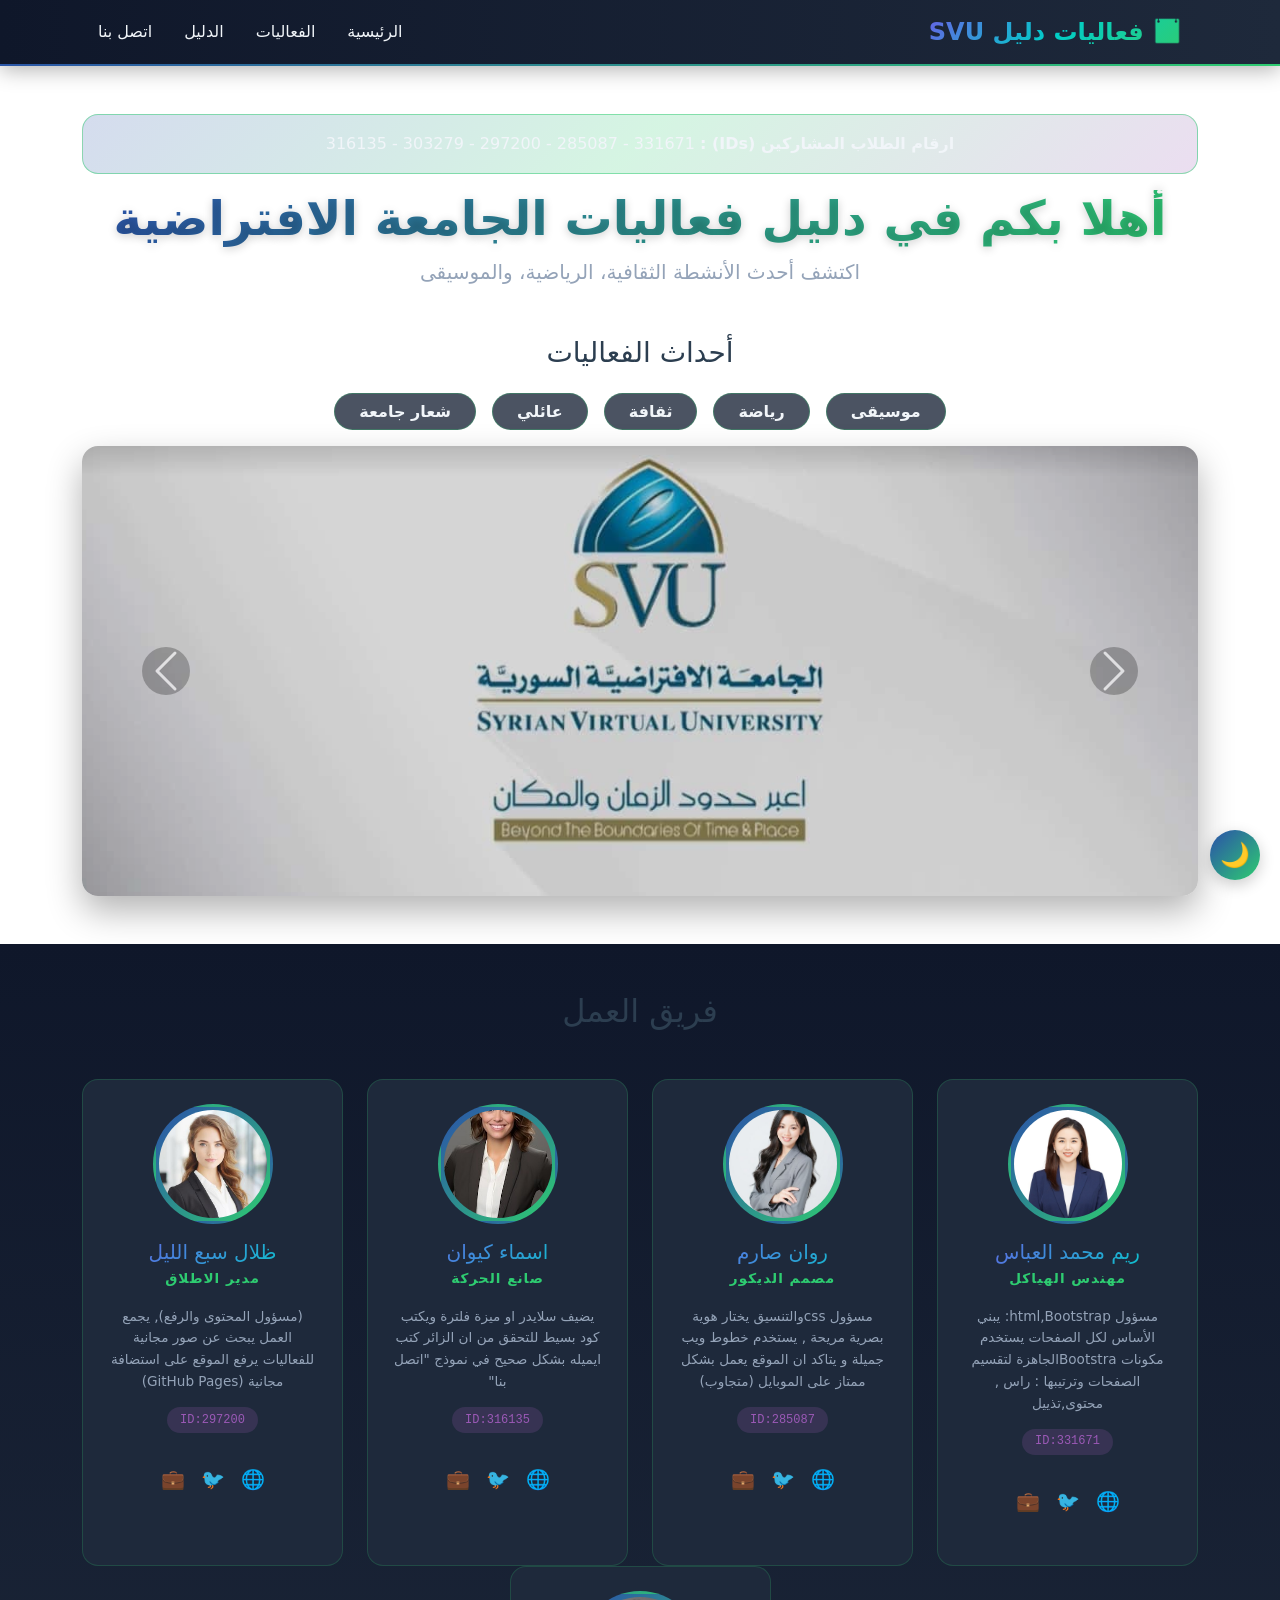
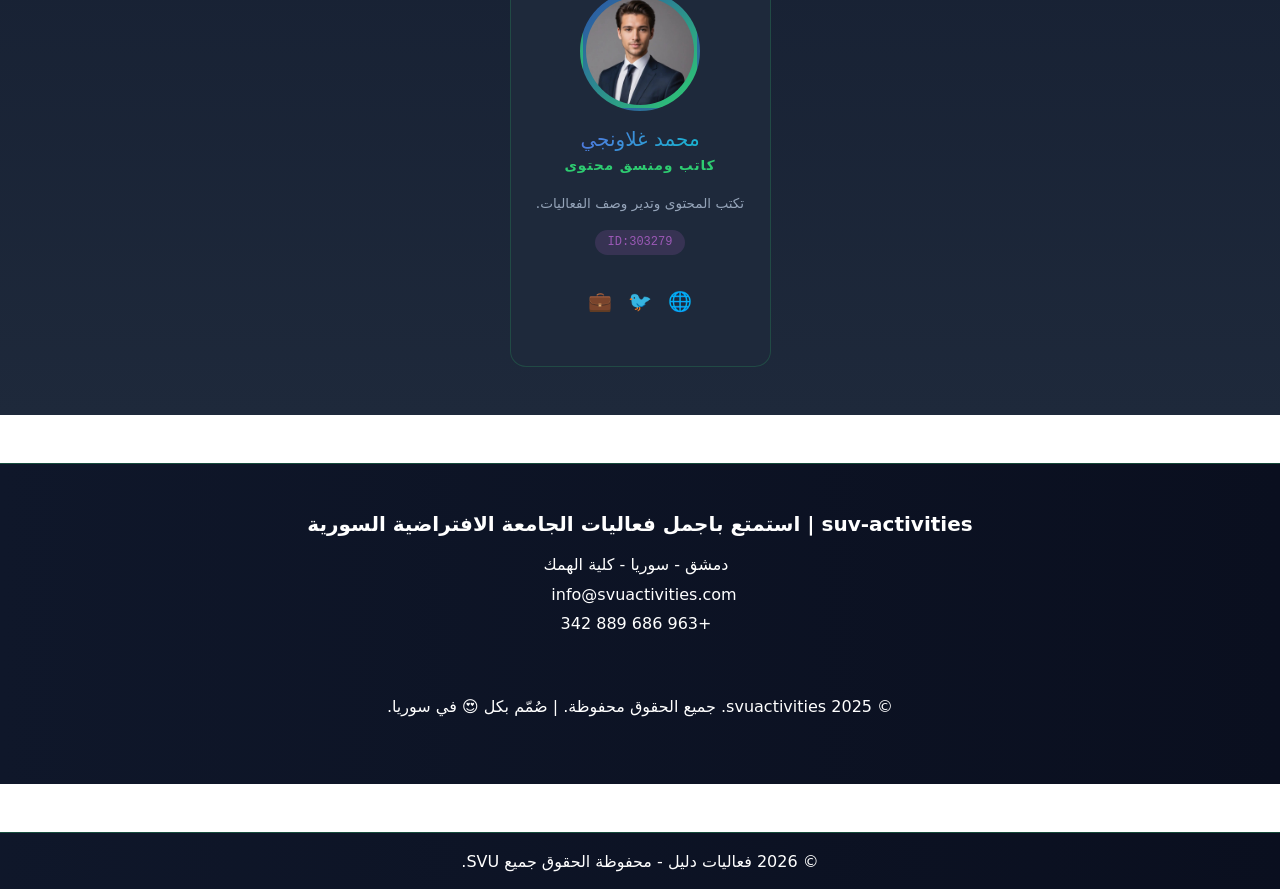
<file: index.html>
<!DOCTYPE html>
<html lang="ar" dir="rtl">
<head>
<meta charset="UTF-8">
<meta name="viewport" content="width=device-width, initial-scale=1.0">
<title>SVU | دليل فعاليات الجامعة الافتراضية</title>

<link href="https://cdn.jsdelivr.net/npm/bootstrap@5.3.0/dist/css/bootstrap.min.css" rel="stylesheet">
<link rel="stylesheet" href="assets\css\style.css">
<link rel="stylesheet" href="assets\css\dark-light.css">
</head>

<body>

<header>
 <nav class="navbar navbar-expand-lg navbar-dark bg-dark">
 <div class="container">
 <a class="navbar-brand" href="index.html">📅 فعاليات دليل SVU</a>
 <button class="navbar-toggler" type="button" data-bstoggle="collapse" data-bs-target="#navbarNav">
 <span class="navbar-toggler-icon"></span>
 </button>
 <div class="collapse navbar-collapse" id="navbarNav">
 <ul class="navbar-nav me-auto">
 <li class="nav-item"><a class="nav-link active"
href="index.html">الرئيسية</a></li>
 <li class="nav-item"><a class="nav-link"
href="events.html">الفعاليات</a></li>
 <li class="nav-item"><a class="nav-link"
href="about.html">الدليل </a></li>
 <li class="nav-item"><a class="nav-link"
href="contact.html">اتصل بنا</a></li>
 </ul>
 </div>
 </div>
 </nav>
 </header>

<!-- Main Content -->
 <main class="container mt-5 min-vh-10">
 
 <!-- Student IDs (Requirement) -->
 <div class="alert alert-primary text-center" role="alert">
 <strong>ارقام الطلاب المشاركين  (IDs) :</strong> 316135 - 303279 - 297200 - 285087 - 331671
 </div>
 <section class="text-center mb-5">
  <h1 class="display-5 fw-bold"> 
أهلا بكم في دليل فعاليات الجامعة الافتراضية
 </h1>
 <p class="lead text-muted"> 
اكتشف أحدث الأنشطة الثقافية، الرياضية، والموسيقى
 </p>
 </section>
 </main>

<!-- Events Slider -->
<div class="container my-5">
<h3 class="text-center mb-4">أحداث الفعاليات</h3>

<div class="event-categories text-center my-3">

<h4 class="cat-box">موسيقى</h4>
<h4 class="cat-box">رياضة</h4>
<h4 class="cat-box">ثقافة</h4>
<h4 class="cat-box">عائلي</h4>
<h4 class="cat-box">شعار جامعة</h4>

</div>


<div id="eventsSlider" class="carousel slide" data-bs-ride="carousel">

<!-- الصور -->
<div class="carousel-inner">

<div class="carousel-item active">
<img src="assets\img\5996781244923972815.jpg" class="d-block w-100 slider-img">
</div>

<div class="carousel-item">
<img src="assets\img\5996781244923972814.jpg" class="d-block w-100 slider-img">
</div>

<div class="carousel-item">
<img src="assets\img\5996781244923972813.jpg" class="d-block w-100 slider-img">
</div>

<div class="carousel-item">
<img src="assets\img\5996781244923972811.jpg" class="d-block w-100 slider-img">
</div>

<div class="carousel-item">
<img src="assets\img\5996781244923972810.jpg" class="d-block w-100 slider-img">
</div>

</div>

<!-- سهم يسار -->
<button class="carousel-control-prev" type="button" data-bs-target="#eventsSlider" data-bs-slide="prev">
<span class="carousel-control-prev-icon"></span>
</button>

<!-- سهم يمين -->
<button class="carousel-control-next" type="button" data-bs-target="#eventsSlider" data-bs-slide="next">
<span class="carousel-control-next-icon"></span>
</button>

</div>
</div>


<!-- Team Section -->
<section class="team-section text-center py-5">
<div class="container">
<h2 class="mb-5">فريق العمل</h2>

<div class="row">

<!-- Member 1 -->
<div class="col-md-4 col-lg-3">
<div class="team-card">
<img src="assets\img\5996781244923972720.jpg" class="team-img">
<h5>ريم محمد العباس</h5>
<p class="role">مهندس الهياكل</p>
<p class="desc">مسؤول html,Bootstrap:
       يبني الأساس لكل الصفحات يستخدم مكونات Bootstraالجاهزة لتقسيم الصفحات وترتيبها : راس , محتوى,تذييل 
</p>
<p class="id">ID:331671</p>
<div class="social">
<a href="#">🌐</a>
<a href="#">🐦</a>
<a href="#">💼</a>
</div>
</div>
</div>

<!-- Member 2 -->
<div class="col-md-4 col-lg-3">
<div class="team-card">
<img src="assets\img\5996781244923972721.jpg" class="team-img">
<h5>روان صارم </h5>
<p class="role">مصمم الديكور </p>
<p class="desc">
    مسؤول cssوالتنسيق يختار هوية بصرية مريحة , يستخدم خطوط ويب جميلة و يتاكد ان الموقع يعمل بشكل ممتاز على الموبايل (متجاوب)
</p>
<p class="id">ID:285087</p>
<div class="social">
<a href="#">🌐</a>
<a href="#">🐦</a>
<a href="#">💼</a>
</div>
</div>
</div>

<!-- Member 3 -->
<div class="col-md-4 col-lg-3">
<div class="team-card">
<img src="assets\img\5996781244923972722.jpg" class="team-img">
<h5>اسماء كيوان</h5>
<p class="role">صانع الحركة</p>
<p class="desc">
    يضيف سلايدر او ميزة فلترة ويكتب كود بسيط للتحقق من ان الزائر كتب ايميله بشكل صحيح في نموذج "اتصل بنا"
</p>
<p class="id">ID:316135</p>
<div class="social">
<a href="#">🌐</a>
<a href="#">🐦</a>
<a href="#">💼</a>
</div>
</div>
</div>

<!-- Member 4 -->
<div class="col-md-4 col-lg-3">
<div class="team-card">
<img src="assets\img\5996781244923972723.jpg" class="team-img">
<h5>ظلال سبع الليل</h5>
<p class="role">مدير الاطلاق </p>
<p class="desc">
   (مسؤول المحتوى والرفع),
 يجمع العمل يبحث عن صور مجانية للفعاليات يرفع الموقع على استضافة مجانية 
 (GitHub Pages)  
</p>
<p class="id">ID:297200</p>
<div class="social">
<a href="#">🌐</a>
<a href="#">🐦</a>
<a href="#">💼</a>
</div>
</div>
</div>

<!-- Member 5 -->
<div class="col-md-4 col-lg-3 mx-auto">
<div class="team-card">
<img src="assets\img\5996781244923972724.jpg" class="team-img">
<h5>محمد غلاونجي</h5>
<p class="role">كاتب ومنسق محتوى</p>
<p class="desc">تكتب المحتوى وتدير وصف الفعاليات.</p>
<p class="id">ID:303279</p>
<div class="social">
<a href="#">🌐</a>
<a href="#">🐦</a>
<a href="#">💼</a>
</div>
</div>
</div>

</div>
</div>
</section>



<!-- Footer -->
<footer class="text-center text-white py-5 mt-5" style="background: linear-gradient(135deg, #3fd5a3, #1e7f8c, #1f99f0);">
        <div class="container">
            <h5 class="fw-bold mb-3" data-en="svuactivities – Discover what's happening around you"
                data-ar="suv-activities | استمتع باجمل فعاليات الجامعة الافتراضية السورية">
               suv-activities | استمتع باجمل فعاليات الجامعة الافتراضية السورية
            </h5>

            <p class="mb-1">
                <i class="fa-solid fa-location-dot me-2"></i>
                <span data-en="damascus, Syria – hamack"
                    data-ar="دمشق - سوريا - كلية الهمك ">
                  دمشق - سوريا - كلية الهمك
                </span>
            </p>
            <p class="mb-1">
                <i class="fa-solid fa-envelope me-2"></i>
                info@svuactivities.com
            </p>
            <p class="mb-3">
                <i class="fa-solid fa-phone me-2"></i>
                +963 686 889 342
            </p>

            <div class="social-links mb-3">
                <a href="#" class="mx-2 text-white"><i class="fab fa-facebook-f fa-lg"></i></a>
                <a href="#" class="mx-2 text-white"><i class="fab fa-instagram fa-lg"></i></a>
                <a href="#" class="mx-2 text-white"><i class="fab fa-x-twitter fa-lg"></i></a>
                <a href="#" class="mx-2 text-white"><i class="fab fa-youtube fa-lg"></i></a>
            </div>

            <p class="small-credits mb-n2" data-en="© 2026 svuacitvites. All rights reserved. | Designed with ❤️ in Syria."
                data-ar="© 2026 svu-acitvities. جميع الحقوق محفوظة. | صُمّم بكل 😍 في سوريا.">
                © 2025 svuactivities. جميع الحقوق محفوظة. | صُمّم بكل 😍 في سوريا.
            </p>
        </div>
    </footer>


<!-- Footer -->
 <footer class="bg-dark text-white text-center py-3 mt-5">
 <div class="container">
 <p class="mb-0">© 2026 فعاليات دليل - محفوظة الحقوق جميع SVU.</p>
 </div>
 </footer>
 <!-- Bootstrap & JS -->
 <script
src="https://cdn.jsdelivr.net/npm/bootstrap@5.3.0/dist/js/bootstrap.bundle.min.js">
</script>
<script src="assets\js\main.js"></script>
<script src="assets\js\dark-light.js"></script>
</body>
</html>
</file>
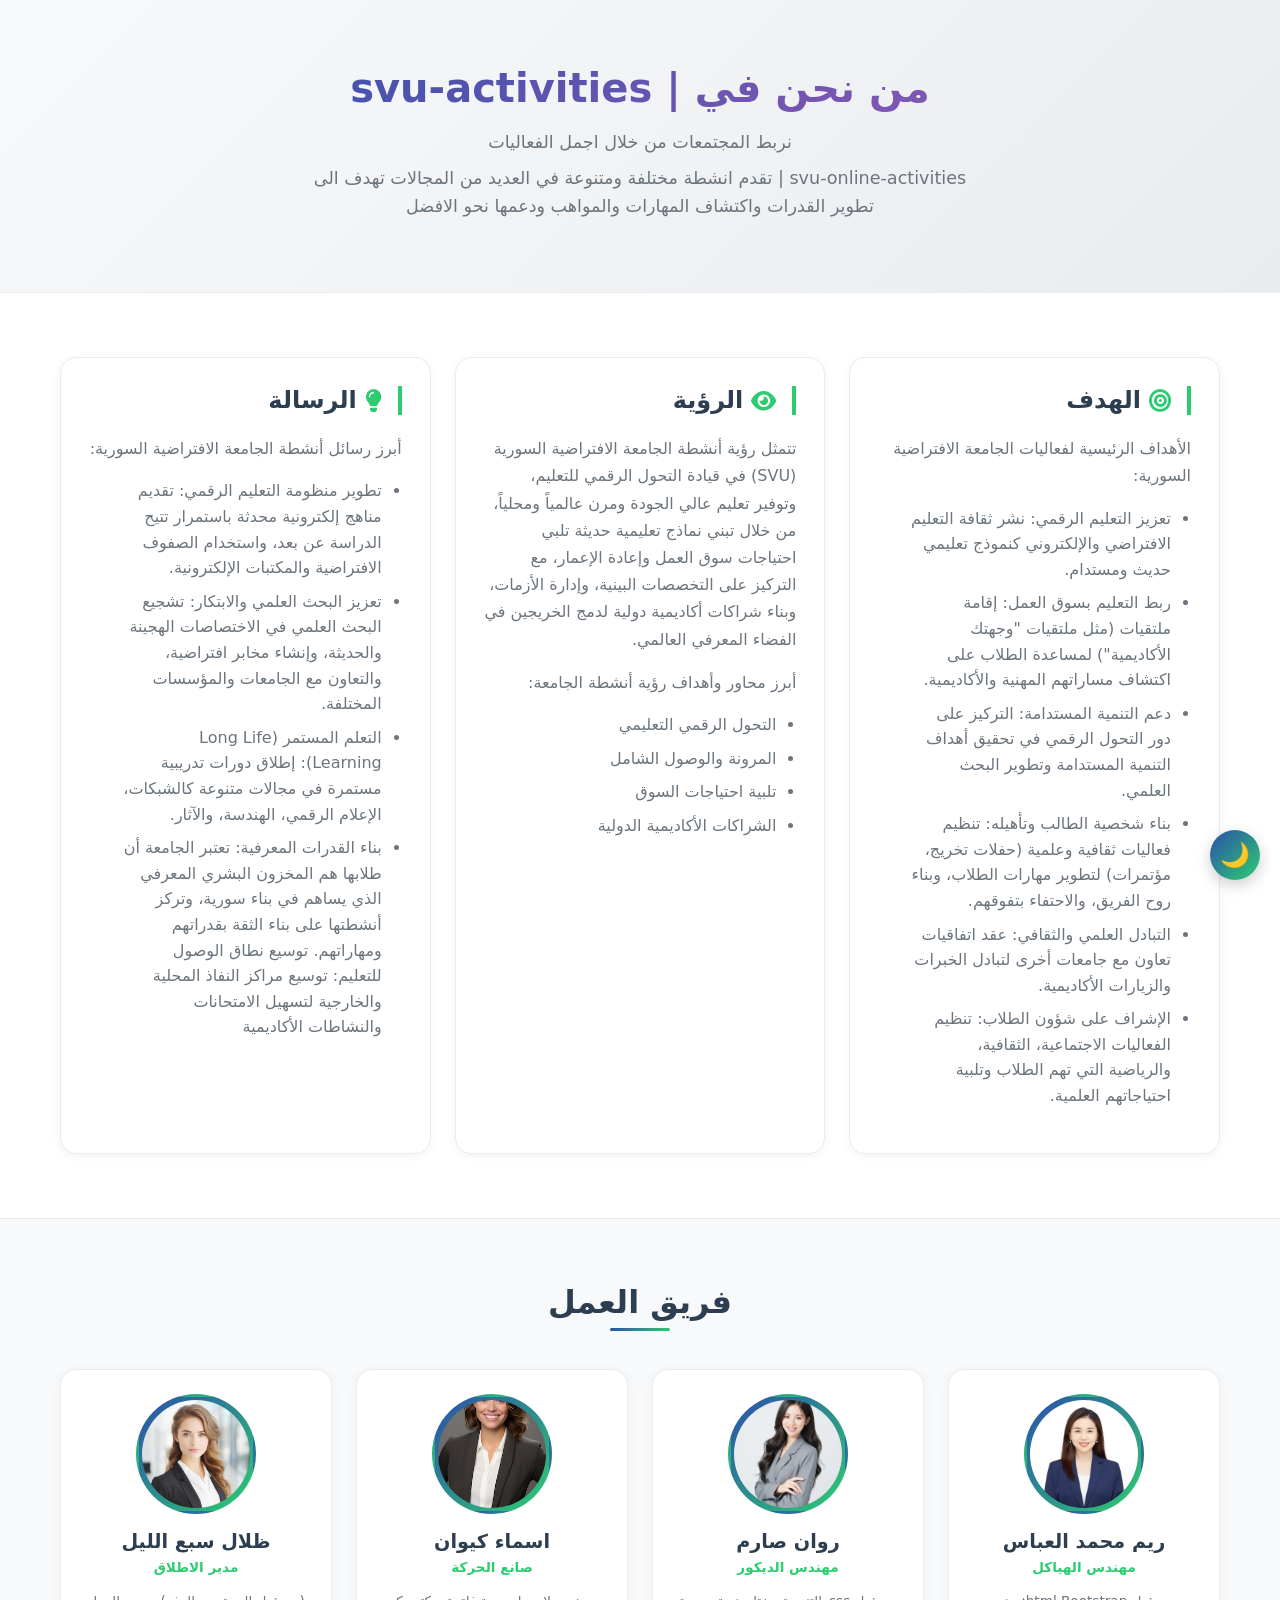
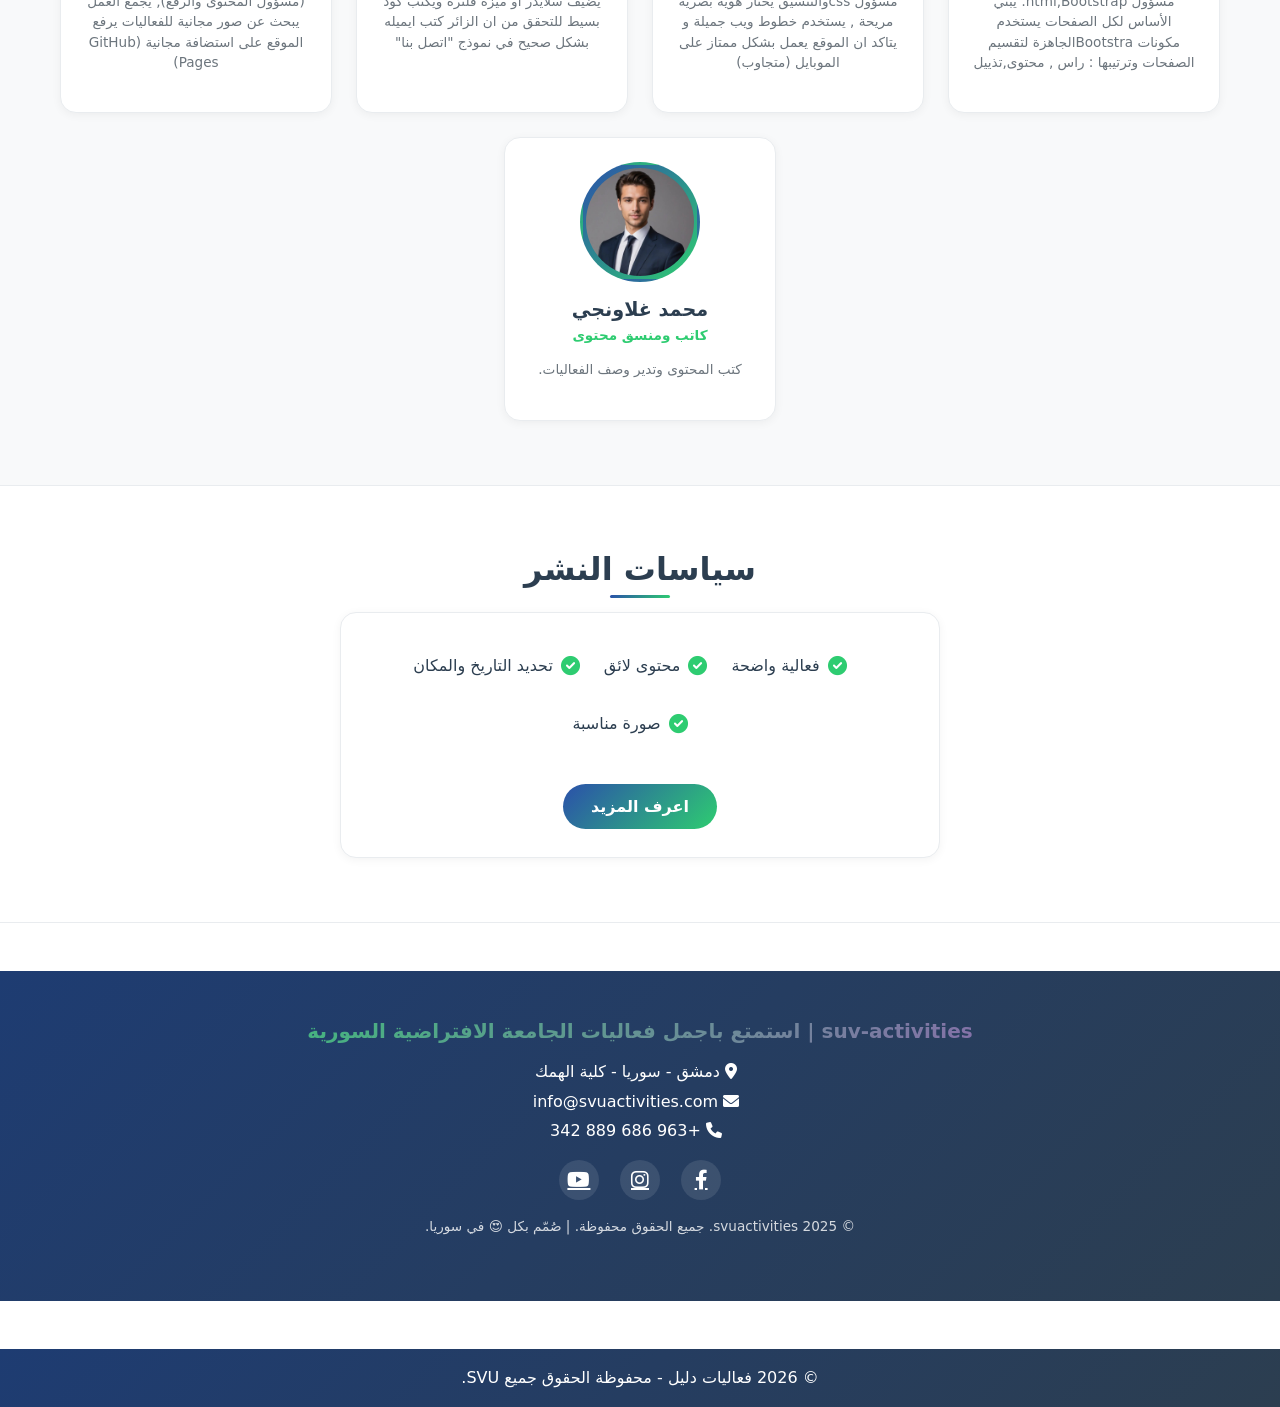
<file: about.html>
<!DOCTYPE html>
<html lang="ar" dir="rtl">
<head>
<meta charset="UTF-8">
<meta name="viewport" content="width=device-width, initial-scale=1.0">
<title>عن الدليل</title>

<link href="https://cdn.jsdelivr.net/npm/bootstrap@5.3.0/dist/css/bootstrap.min.css" rel="stylesheet">
<link rel="stylesheet" href="https://cdnjs.cloudflare.com/ajax/libs/font-awesome/6.0.0/css/all.min.css">
<link rel="stylesheet" href="assets\css\about.css">
<link rel="stylesheet" href="assets\css\dark-light.css">
</head>

<body>

<!-- Header -->
<section class="section section-header text-center">
<div class="container">
<h1 class="fw-bold">من نحن في | svu-activities</h1>
<p>نربط المجتمعات من خلال اجمل الفعاليات</p>
<p>svu-online-activities | تقدم انشطة مختلفة ومتنوعة في العديد من المجالات تهدف الى تطوير القدرات واكتشاف المهارات والمواهب ودعمها نحو الافضل</p>
</div>
</section>

<!-- Vision -->
<section class="section section-vision">
<div class="container text-center">
<div class="row g-4">

<div class="col-md-4">
<div class="box">
<h4><i class="fas fa-bullseye"></i> الهدف</h4>
<p>الأهداف الرئيسية لفعاليات الجامعة الافتراضية السورية:

<ul>
    <li>تعزيز التعليم الرقمي: نشر ثقافة التعليم الافتراضي والإلكتروني كنموذج تعليمي حديث ومستدام.</li>
     <li>ربط التعليم بسوق العمل: إقامة ملتقيات (مثل ملتقيات "وجهتك الأكاديمية") لمساعدة الطلاب على اكتشاف مساراتهم المهنية والأكاديمية.</li>
      <li>دعم التنمية المستدامة: التركيز على دور التحول الرقمي في تحقيق أهداف التنمية المستدامة وتطوير البحث العلمي.</li>
       <li>بناء شخصية الطالب وتأهيله: تنظيم فعاليات ثقافية وعلمية (حفلات تخريج، مؤتمرات) لتطوير مهارات الطلاب، وبناء روح الفريق، والاحتفاء بتفوقهم.</li>
        <li>التبادل العلمي والثقافي: عقد اتفاقيات تعاون مع جامعات أخرى لتبادل الخبرات والزيارات الأكاديمية.</li>
         <li>الإشراف على شؤون الطلاب: تنظيم الفعاليات الاجتماعية، الثقافية، والرياضية التي تهم الطلاب وتلبية احتياجاتهم العلمية. </li>
</ul>
</p>
</div>
</div>

<div class="col-md-4">
<div class="box">
<h4><i class="fas fa-eye"></i> الرؤية</h4>
<p>تتمثل رؤية أنشطة الجامعة الافتراضية السورية (SVU) في قيادة التحول الرقمي للتعليم، وتوفير تعليم عالي الجودة ومرن عالمياً ومحلياً، من خلال تبني نماذج تعليمية حديثة تلبي احتياجات سوق العمل وإعادة الإعمار، مع التركيز على التخصصات البينية، وإدارة الأزمات، وبناء شراكات أكاديمية دولية لدمج الخريجين في الفضاء المعرفي العالمي.
</p>
<p>أبرز محاور وأهداف رؤية أنشطة الجامعة:</p>
<ul>
    <li>التحول الرقمي التعليمي</li>
     <li>المرونة والوصول الشامل</li>
      <li>تلبية احتياجات السوق</li>
       <li>الشراكات الأكاديمية الدولية</li>
</ul>
</div>
</div>

<div class="col-md-4">
<div class="box">
<h4><i class="fas fa-lightbulb"></i> الرسالة</h4>
<p>  أبرز رسائل أنشطة الجامعة الافتراضية السورية:</p>

  <ul>
    <li>
تطوير منظومة التعليم الرقمي: تقديم مناهج إلكترونية محدثة باستمرار تتيح الدراسة عن بعد، واستخدام الصفوف الافتراضية والمكتبات الإلكترونية.
    </li>
    <li>
تعزيز البحث العلمي والابتكار: تشجيع البحث العلمي في الاختصاصات الهجينة والحديثة، وإنشاء مخابر افتراضية، والتعاون مع الجامعات والمؤسسات المختلفة.
</li>
<li>
التعلم المستمر (Long Life Learning): إطلاق دورات تدريبية مستمرة في مجالات متنوعة كالشبكات، الإعلام الرقمي، الهندسة، والآثار.
</li>
<li>
بناء القدرات المعرفية: تعتبر الجامعة أن طلابها هم المخزون البشري المعرفي الذي يساهم في بناء سورية، وتركز أنشطتها على بناء الثقة بقدراتهم ومهاراتهم.
توسيع نطاق الوصول للتعليم: توسيع مراكز النفاذ المحلية والخارجية لتسهيل الامتحانات والنشاطات الأكاديمية
</li>
</ul>
</div>
</div>

</div>
</div>
</section>

<!-- Team -->
<section class="section section-team text-center">
<div class="container">
<h2 class="mb-5">فريق العمل</h2>

<div class="row g-4">

<div class="col-md-4 col-lg-3">
<div class="team-card">
<img src="assets\img\5996781244923972720.jpg" class="team-img">
<h5>ريم محمد العباس</h5>
<p>مهندس الهياكل</p>
<p>مسؤول html,Bootstrap:
       يبني الأساس لكل الصفحات يستخدم مكونات Bootstraالجاهزة لتقسيم الصفحات وترتيبها : راس , محتوى,تذييل </p>
</div>
</div>

<div class="col-md-4 col-lg-3">
<div class="team-card">
<img src="assets\img\5996781244923972721.jpg" class="team-img">
<h5>روان صارم </h5>
<p>مهندس الديكور</p>
<p>  مسؤول cssوالتنسيق يختار هوية بصرية مريحة , يستخدم خطوط ويب جميلة و يتاكد ان الموقع يعمل بشكل ممتاز على الموبايل (متجاوب)</p>
</div>
</div>

<div class="col-md-4 col-lg-3">
<div class="team-card">
<img src="assets\img\5996781244923972722.jpg" class="team-img">
<h5>اسماء كيوان</h5>
<p>صانع الحركة</p>
<p> يضيف سلايدر او ميزة فلترة ويكتب كود بسيط للتحقق من ان الزائر كتب ايميله بشكل صحيح في نموذج "اتصل بنا"</p>
</div>
</div>

<div class="col-md-4 col-lg-3">
<div class="team-card">
<img src="assets\img\5996781244923972723.jpg" class="team-img">
<h5>ظلال سبع الليل</h5>
<p>مدير الاطلاق</p>
<p>   (مسؤول المحتوى والرفع),
 يجمع العمل يبحث عن صور مجانية للفعاليات يرفع الموقع على استضافة مجانية 
 (GitHub Pages)  </p>
</div>
</div>

<div class="col-md-4 col-lg-3 mx-auto">
<div class="team-card">
<img src="assets\img\5996781244923972724.jpg" class="team-img">
<h5>محمد غلاونجي</h5>
<p>كاتب ومنسق محتوى</p>
<p>كتب المحتوى وتدير وصف الفعاليات.</p>
</div>
</div>

</div>
</div>
</section>

<!-- Policies -->
<section class="section section-policy">
<div class="container text-center">
<h2 class="mb-4">سياسات النشر</h2>

<div class="box">

<ul class="list-unstyled">
<li><i class="fas fa-check-circle"></i> فعالية واضحة</li>
<li><i class="fas fa-check-circle"></i> محتوى لائق</li>
<li><i class="fas fa-check-circle"></i> تحديد التاريخ والمكان</li>
<li><i class="fas fa-check-circle"></i> صورة مناسبة</li>
</ul>

<button class="btn btn-light mt-3" onclick="showMsg()">اعرف المزيد</button>
<div id="msg" class="mt-3"></div>

</div>

</div>
</section>


<!-- Footer -->
<footer class="text-center text-white py-5 mt-5" style="background: linear-gradient(135deg, #3fd5a3, #1e7f8c, #1f99f0);">
        <div class="container">
            <h5 class="fw-bold mb-3" data-en="svuactivities – Discover what's happening around you"
                data-ar="suv-activities | استمتع باجمل فعاليات الجامعة الافتراضية السورية">
               suv-activities | استمتع باجمل فعاليات الجامعة الافتراضية السورية
            </h5>

            <p class="mb-1">
                <i class="fa-solid fa-location-dot me-2"></i>
                <span data-en="damascus, Syria – hamack"
                    data-ar="دمشق - سوريا - كلية الهمك ">
                  دمشق - سوريا - كلية الهمك
                </span>
            </p>
            <p class="mb-1">
                <i class="fa-solid fa-envelope me-2"></i>
                info@svuactivities.com
            </p>
            <p class="mb-3">
                <i class="fa-solid fa-phone me-2"></i>
                +963 686 889 342
            </p>

            <div class="social-links mb-3">
                <a href="#" class="mx-2 text-white"><i class="fab fa-facebook-f fa-lg"></i></a>
                <a href="#" class="mx-2 text-white"><i class="fab fa-instagram fa-lg"></i></a>
                <!-- <a href="#" class="mx-2 text-white"><i class="fab fa-x-twitter fa-lg"></i></a> -->
                <a href="#" class="mx-2 text-white"><i class="fab fa-youtube fa-lg"></i></a>
            </div>

            <p class="small-credits mb-n3" data-en="© 2026 svuactivities. All rights reserved. | Designed with ❤️ in Syria."
                data-ar="© 2026 svu-acitvities. جميع الحقوق محفوظة. | صُمّم بكل 😍 في سوريا.">
                © 2025 svuactivities. جميع الحقوق محفوظة. | صُمّم بكل 😍 في سوريا.
            </p>
        </div>
    </footer>
<!-- Footer -->
 <footer class="bg-dark text-white text-center py-3 mt-5">
 <div class="container">
 <p class="mb-0">© 2026 فعاليات دليل - محفوظة الحقوق جميع SVU.</p>
 </div>
 </footer>


<script src="assets\js\about.js"></script>
<script src="assets\js\dark-light.js"></script>


</body>
</html>
</file>
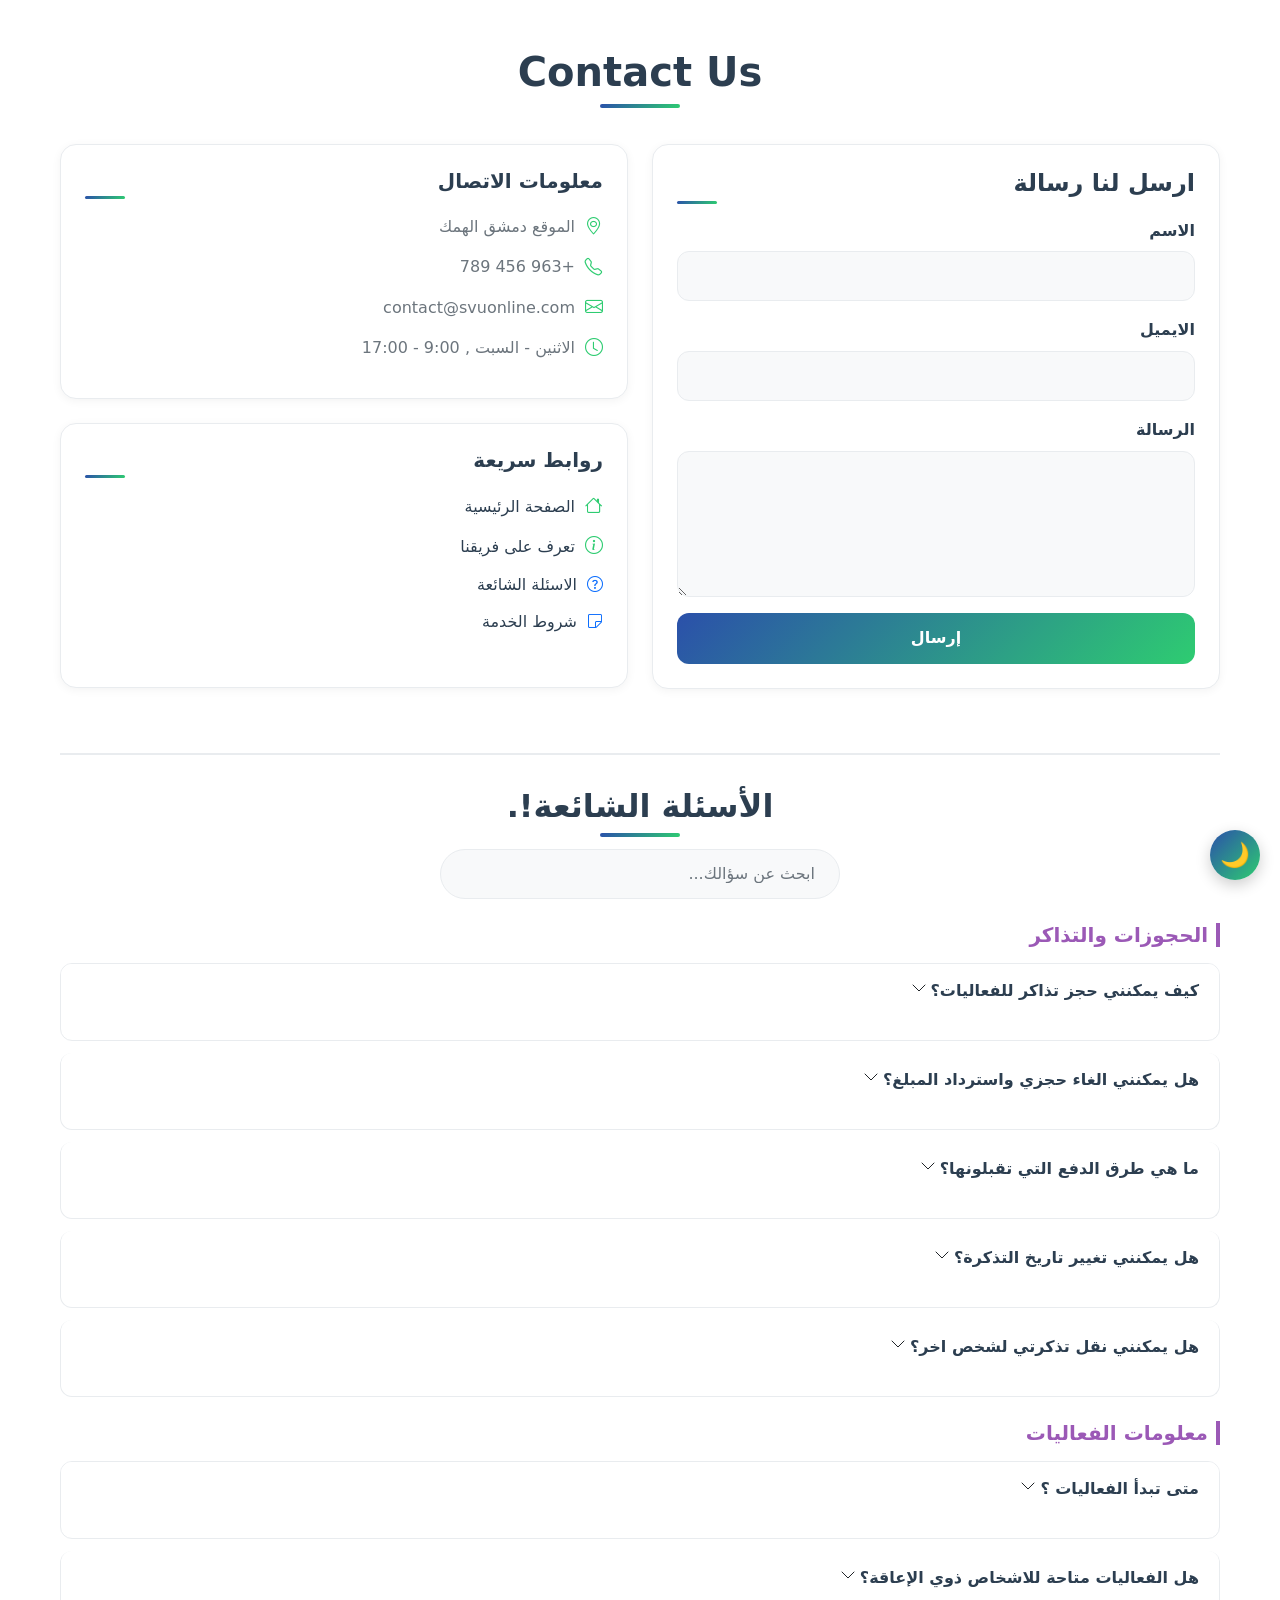
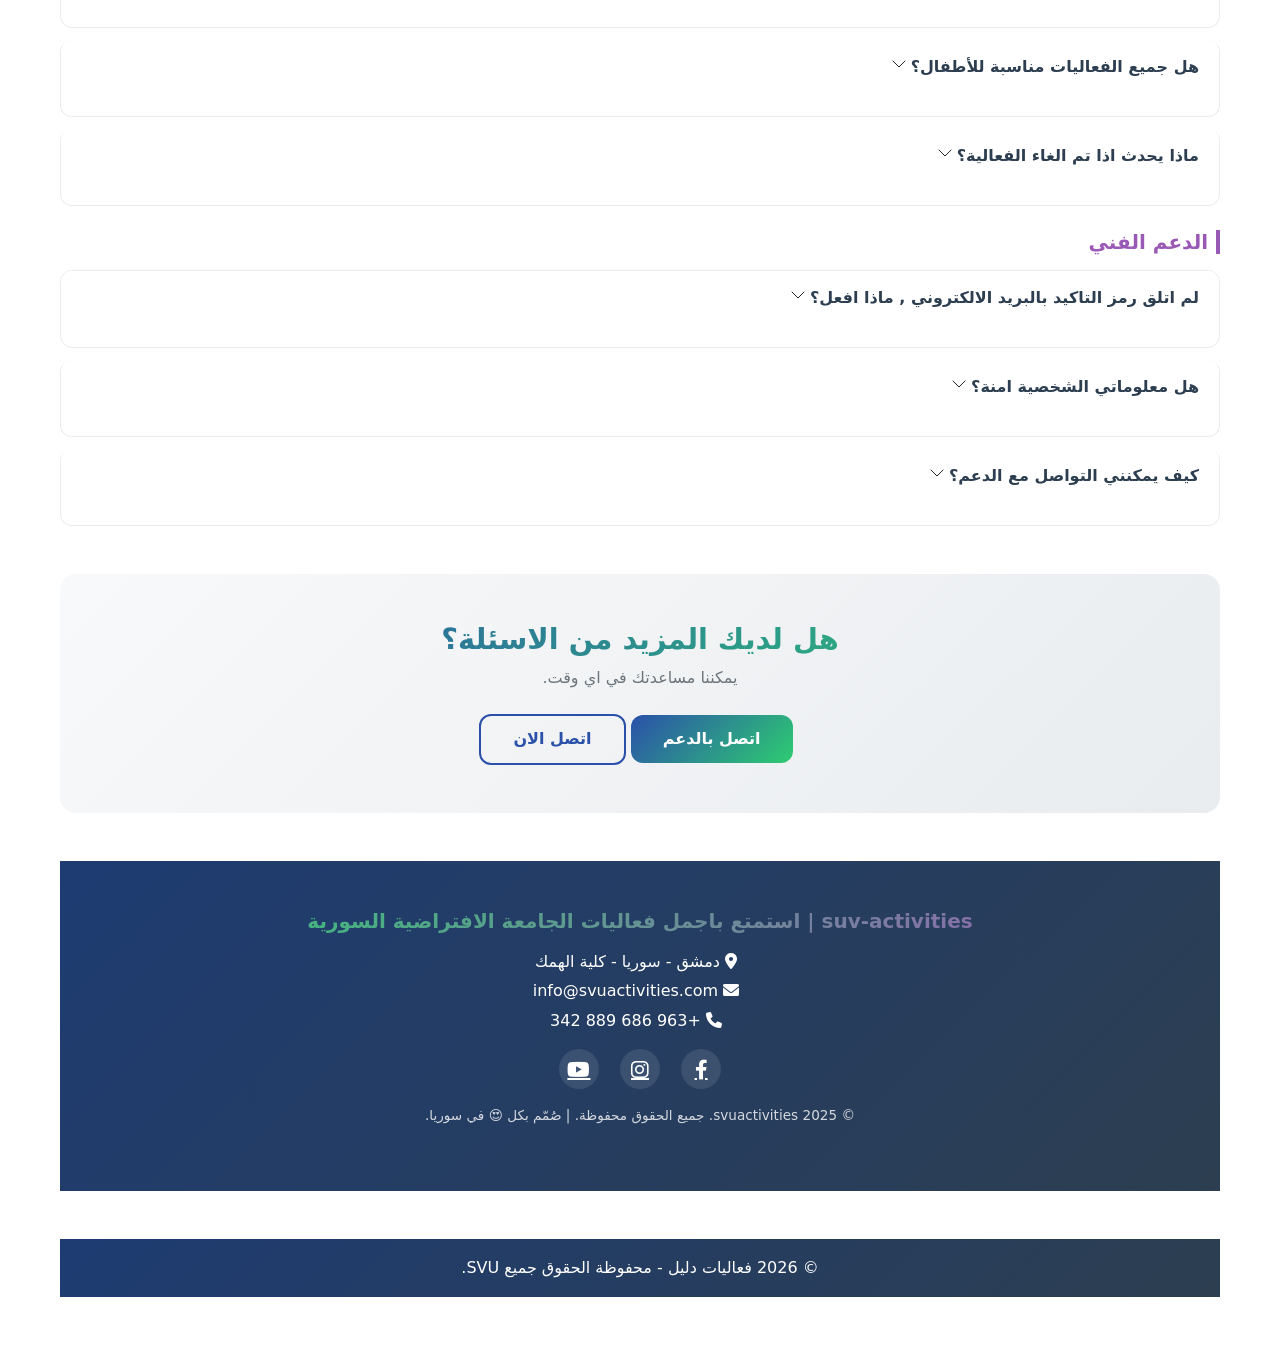
<file: contact.html>
<!DOCTYPE html>
<html lang="ar" dir="rtl">
<head>
<meta charset="UTF-8">
    <meta name="viewport" content="width=device-width,initial-scale=1.0" />
<title>اتصل بنا</title>
<link href="https://cdn.jsdelivr.net/npm/bootstrap@5.3.0/dist/css/bootstrap.min.css" rel="stylesheet">
<link href="https://cdn.jsdelivr.net/npm/bootstrap-icons@1.11.3/font/bootstrap-icons.min.css" rel="stylesheet">
<link rel="stylesheet" href="https://cdnjs.cloudflare.com/ajax/libs/font-awesome/6.0.0/css/all.min.css">
<link rel="stylesheet" href="assets\css\contact.css">
<link rel="stylesheet" href="assets\css\dark-light.css">

</head>


<body>

  

<div class="container py-5">
  <h2 class="text-center mb-n6">Contact Us</h2>  <div class="row g-4"><!-- Contact Form -->
<div class="col-md-6">
  <div class="card p-4 h-100">
    <h4>ارسل لنا رسالة</h4>

    <form id="contactForm">
      <div class="mb-3">
        <label>الاسم</label>
        <input type="text" class="form-control" required>
      </div>

      <div class="mb-3">
        <label>الايميل</label>
        <input type="email" class="form-control" required>
      </div>

      <div class="mb-3">
        <label>الرسالة</label>
        <textarea class="form-control" rows="5" required></textarea>
      </div>

      <button class="btn btn-primary w-100">إرسال</button>
    </form>
  </div>
</div>

<!-- Info + Links -->
<div class="col-md-6">
  <div class="row g-4">

    <div class="col-12">
      <div class="card p-4">
        <h5>معلومات الاتصال</h5>
        <p><i class="bi bi-geo-alt icon"></i>الموقع دمشق الهمك</p>
        <p><i class="bi bi-telephone icon"></i>+963 456 789</p>
        <p><i class="bi bi-envelope icon"></i>contact@svuonline.com</p>
        <p><i class="bi bi-clock icon"></i>الاثنين - السبت , 9:00 - 17:00</p>
      </div>
    </div>

    <div class="col-12">
      <div class="card p-4">
        <h5>روابط سريعة</h5>
        <ul class="list-unstyled">
          <li><i class="bi bi-house icon"></i><a href="#">الصفحة الرئيسية </a></li>
          <li><i class="bi bi-info-circle icon"></i><a href="#">تعرف على فريقنا </a></li>
          <li><i class="bi bi-question-circle text-primary text-decoration-none"></i><a href="#">الاسئلة الشائعة </a></li>
          <li><i class="bi bi-sticky text-primary text-decoration-none"></i><a href="#">شروط الخدمة </a></li>
        </ul>
      </div>
    </div>

  </div>
</div>

  </div>  <!-- FAQ -->  <div class="faq-section">
    <h2 class="text-center mb-4">الأسئلة الشائعة!.</h2><input type="text" id="faqSearch" class="form-control search-box mb-4" placeholder="ابحث عن سؤالك...">

<!-- Bookings -->
<h5>الحجوزات والتذاكر</h5>
<div class="accordion mb-4" id="bookings">

  <div class="accordion-item faq-item">
    <h2 class="accordion-header">
      <button class="accordion-button collapsed" data-bs-toggle="collapse" data-bs-target="#b1">كيف يمكنني حجز تذاكر للفعاليات؟</button>
    </h2>
    <div id="b1" class="accordion-collapse collapse">
      <div class="accordion-body">يمكنك حجز التذاكر مباشرة من صفحة الفعالية بالضغط على زر "احجز الآن"</div>
    </div>
  </div>

  <div class="accordion-item faq-item">
    <h2 class="accordion-header">
      <button class="accordion-button collapsed" data-bs-toggle="collapse" data-bs-target="#b2">هل يمكنني الغاء حجزي واسترداد المبلغ؟</button>
    </h2>
    <div id="b2" class="accordion-collapse collapse">
      <div class="accordion-body">نعم: استرداد كامل عند الإلغاء قبل 48 ساعة فقط</div>
    </div>
  </div>

  <div class="accordion-item faq-item">
    <h2 class="accordion-header">
      <button class="accordion-button collapsed" data-bs-toggle="collapse" data-bs-target="#b3">ما هي طرق الدفع التي تقبلونها؟</button>
    </h2>
    <div id="b3" class="accordion-collapse collapse">
      <div class="accordion-body">نقبل بطاقات الائتمان (فيزا/ماستركارد)، المحافظ الرقمية، والتحويلات البنكية عبر بوابة دفع آمنة.</div>
    </div>
  </div>

  <div class="accordion-item faq-item">
    <h2 class="accordion-header">
      <button class="accordion-button collapsed" data-bs-toggle="collapse" data-bs-target="#b4">هل يمكنني تغيير تاريخ التذكرة؟</button>
    </h2>
    <div id="b4" class="accordion-collapse collapse">
      <div class="accordion-body">نعم , بشرط توفر التذاكر</div>
    </div>
  </div>

  <div class="accordion-item faq-item">
    <h2 class="accordion-header">
      <button class="accordion-button collapsed" data-bs-toggle="collapse" data-bs-target="#b5">هل يمكنني نقل تذكرتي لشخص اخر؟</button>
    </h2>
    <div id="b5" class="accordion-collapse collapse">
      <div class="accordion-body">نعم التذاكر قابلة للتحويل , بشرط التواصل مع الدعم قبل 24 ساعة</div>
    </div>
  </div>

</div>

<!-- Events -->
<h5>معلومات الفعاليات</h5>
<div class="accordion mb-4">

  <div class="accordion-item faq-item">
    <h2 class="accordion-header">
      <button class="accordion-button collapsed" data-bs-toggle="collapse" data-bs-target="#e1">متى تبدأ الفعاليات ؟</button>
    </h2>
    <div id="e1" class="accordion-collapse collapse">
      <div class="accordion-body">غالبا تبدأ الساعة 7:00pm</div>
    </div>
  </div>

  <div class="accordion-item faq-item">
    <h2 class="accordion-header">
      <button class="accordion-button collapsed" data-bs-toggle="collapse" data-bs-target="#e2">هل الفعاليات متاحة للاشخاص ذوي الإعاقة؟</button>
    </h2>
    <div id="e2" class="accordion-collapse collapse">
      <div class="accordion-body">نسعى لتوفير الوصول للجميع. تحقق من صفحة الفعالية أو تواصل معنا لاحتياجات خاصة.
</div>
    </div>
  </div>

  <div class="accordion-item faq-item">
    <h2 class="accordion-header">
      <button class="accordion-button collapsed" data-bs-toggle="collapse" data-bs-target="#e3">هل جميع الفعاليات مناسبة للأطفال؟</button>
    </h2>
    <div id="e3" class="accordion-collapse collapse">
      <div class="accordion-body">نعم , معظمعها مناسب للاطفال ,يمكنك التاكد من ذلك من صفحة الفعاليات , تجد هناك توصيات للعمر المناسب</div>
    </div>
  </div>

  <div class="accordion-item faq-item">
    <h2 class="accordion-header">
      <button class="accordion-button collapsed" data-bs-toggle="collapse" data-bs-target="#e4">ماذا يحدث اذا تم الغاء الفعالية؟</button>
    </h2>
    <div id="e4" class="accordion-collapse collapse">
      <div class="accordion-body">نتواصل مع حضرتكم عبر البريد الالكتروني ونحدد فترة زمنية من 5 ل 7 ايام لاسترداد الاموال</div>
    </div>
  </div>

</div>

<!-- Support -->
<h5>الدعم الفني</h5>
<div class="accordion">

  <div class="accordion-item faq-item">
    <h2 class="accordion-header">
      <button class="accordion-button collapsed" data-bs-toggle="collapse" data-bs-target="#s1">لم اتلق رمز التاكيد بالبريد الالكتروني , ماذا افعل؟
      </button>
    </h2>
    <div id="s1" class="accordion-collapse collapse">
      <div class="accordion-body">تحقق من مجلد البريد العشوائي، ثم اتصل بالدعم مع تفاصيل الحجز لإعادة الإرسال أو التحقق.</div>
    </div>
  </div>

  <div class="accordion-item faq-item">
    <h2 class="accordion-header">
      <button class="accordion-button collapsed" data-bs-toggle="collapse" data-bs-target="#s2">هل معلوماتي الشخصية امنة؟</button>
    </h2>
    <div id="s2" class="accordion-collapse collapse">
      <div class="accordion-body">بالطبع نتبع سياسة التحقق مرتين لضمان الامان لجميع البيانات.</div>
    </div>
  </div>

  <div class="accordion-item faq-item">
    <h2 class="accordion-header">
      <button class="accordion-button collapsed" data-bs-toggle="collapse" data-bs-target="#s3">كيف يمكنني التواصل مع الدعم؟</button>
    </h2>
    <div id="s3" class="accordion-collapse collapse">
      <div class="accordion-body">عن طريق الايميل المخصص للدعم او الرقم .</div>
    </div>
  </div>

</div>

  </div>  <!-- CTA -->  <div class="cta">
    <h3>هل لديك المزيد من الاسئلة؟</h3>
    <p>يمكننا مساعدتك في اي وقت.</p>
    <button class="btn btn-primary me-2">اتصل بالدعم</button>
    <button class="btn btn-outline-primary">اتصل الان</button>
</div>




<!-- Footer -->
<footer class="text-center text-white py-5 mt-5" style="background: linear-gradient(135deg, #3fd5a3, #1e7f8c, #1f99f0);">
        <div class="container">
            <h5 class="fw-bold mb-3" data-en="svuactivities – Discover what's happening around you"
                data-ar="suv-activities | استمتع باجمل فعاليات الجامعة الافتراضية السورية">
               suv-activities | استمتع باجمل فعاليات الجامعة الافتراضية السورية
            </h5>

            <p class="mb-1">
                <i class="fa-solid fa-location-dot me-2"></i>
                <span data-en="damascus, Syria – hamack"
                    data-ar="دمشق - سوريا - كلية الهمك ">
                  دمشق - سوريا - كلية الهمك
                </span>
            </p>
            <p class="mb-1">
                <i class="fa-solid fa-envelope me-2"></i>
                info@svuactivities.com
            </p>
            <p class="mb-3">
                <i class="fa-solid fa-phone me-2"></i>
                +963 686 889 342
            </p>

            <div class="social-links mb-3">
                <a href="#" class="mx-2 text-white"><i class="fab fa-facebook-f fa-lg"></i></a>
                <a href="#" class="mx-2 text-white"><i class="fab fa-instagram fa-lg"></i></a>
                <!-- <a href="#" class="mx-2 text-white"><i class="fab fa-x-twitter fa-lg"></i></a> -->
                <a href="#" class="mx-2 text-white"><i class="fab fa-youtube fa-lg"></i></a>
            </div>

            <p class="small-credits mb-n3" data-en="© 2026 svuactivities. All rights reserved. | Designed with ❤️ in Syria."
                data-ar="© 2026 svu-acitvities. جميع الحقوق محفوظة. | صُمّم بكل 😍 في سوريا.">
                © 2025 svuactivities. جميع الحقوق محفوظة. | صُمّم بكل 😍 في سوريا.
            </p>
        </div>
    </footer>
    <!-- Footer -->
 <footer class="bg-dark text-white text-center py-3 mt-5">
 <div class="container">
 <p class="mb-0">© 2026 فعاليات دليل - محفوظة الحقوق جميع SVU.</p>
 </div>
 </footer>
<script src="https://cdn.jsdelivr.net/npm/bootstrap@5.3.3/dist/js/bootstrap.bundle.min.js"></script>
<script src="assets\js\contact.js"></script>
<script src="assets\js\dark-light.js"></script>
</body>
</html>
</file>
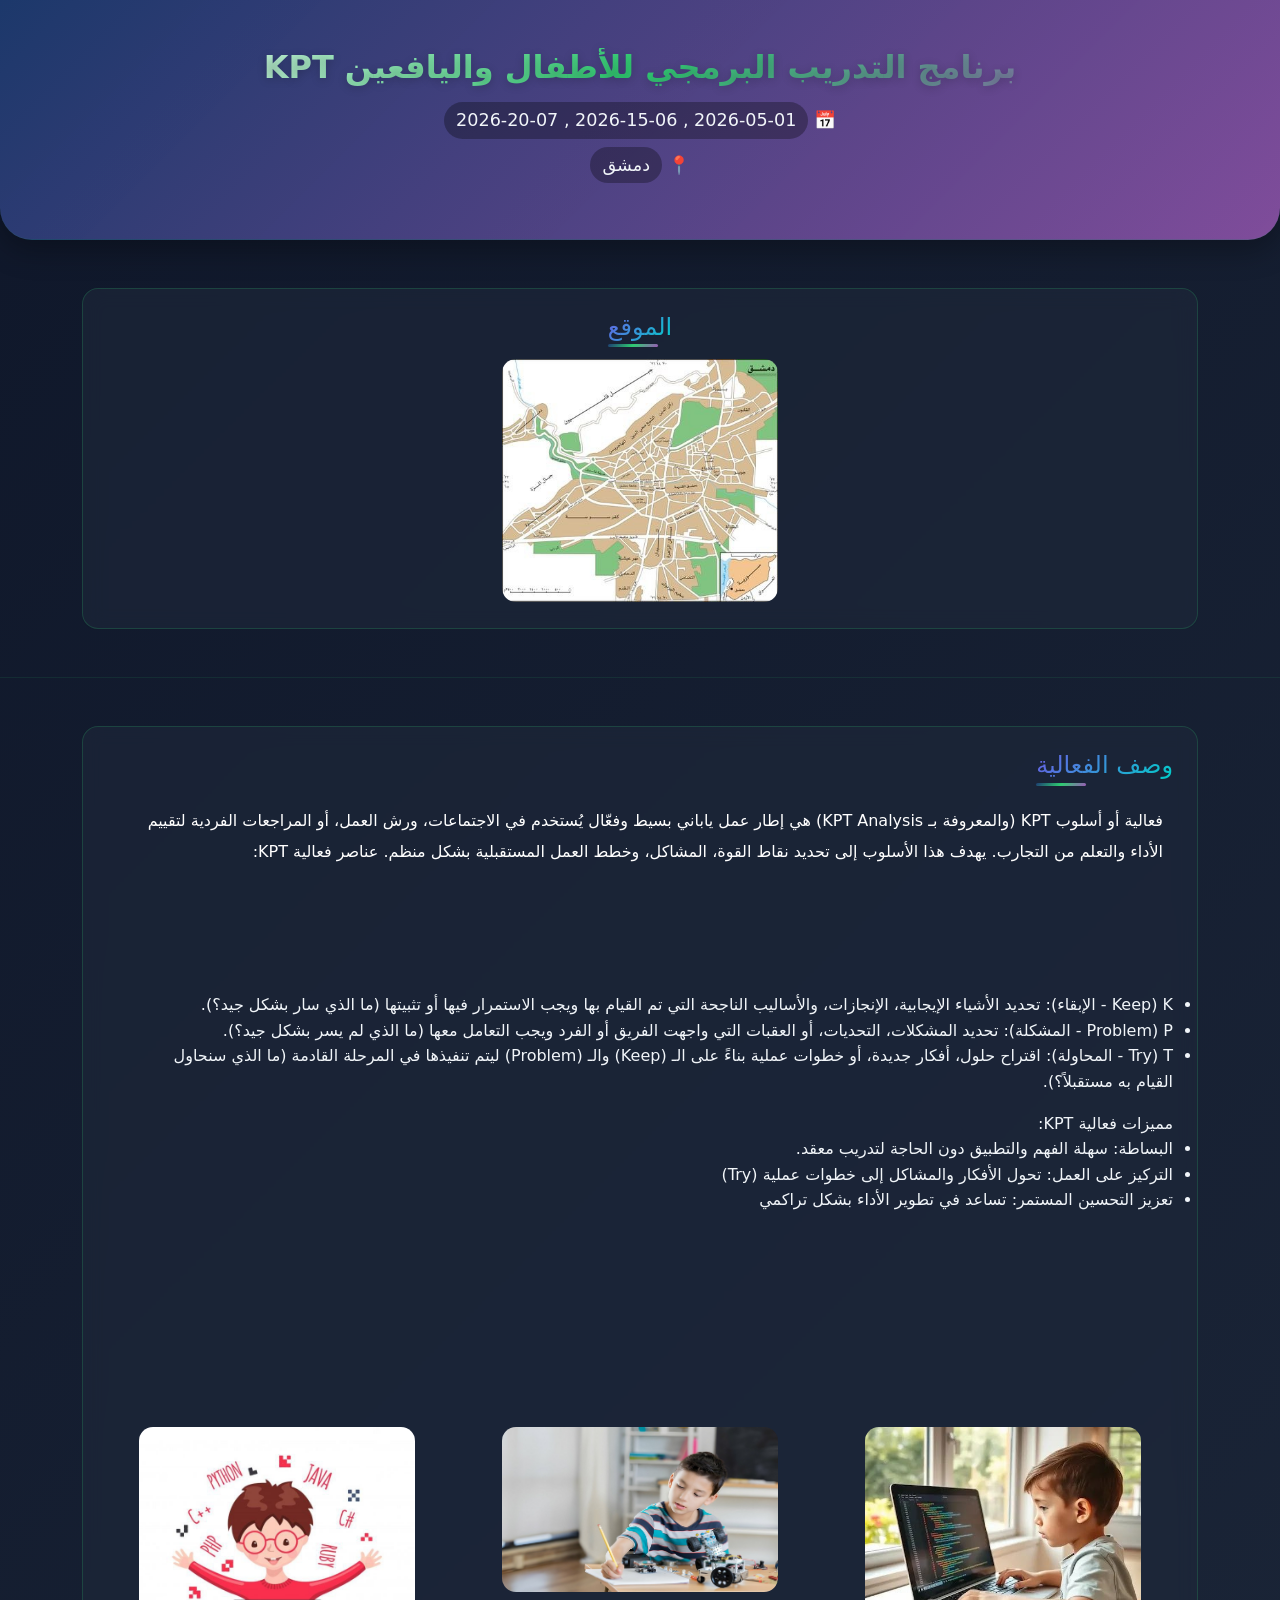
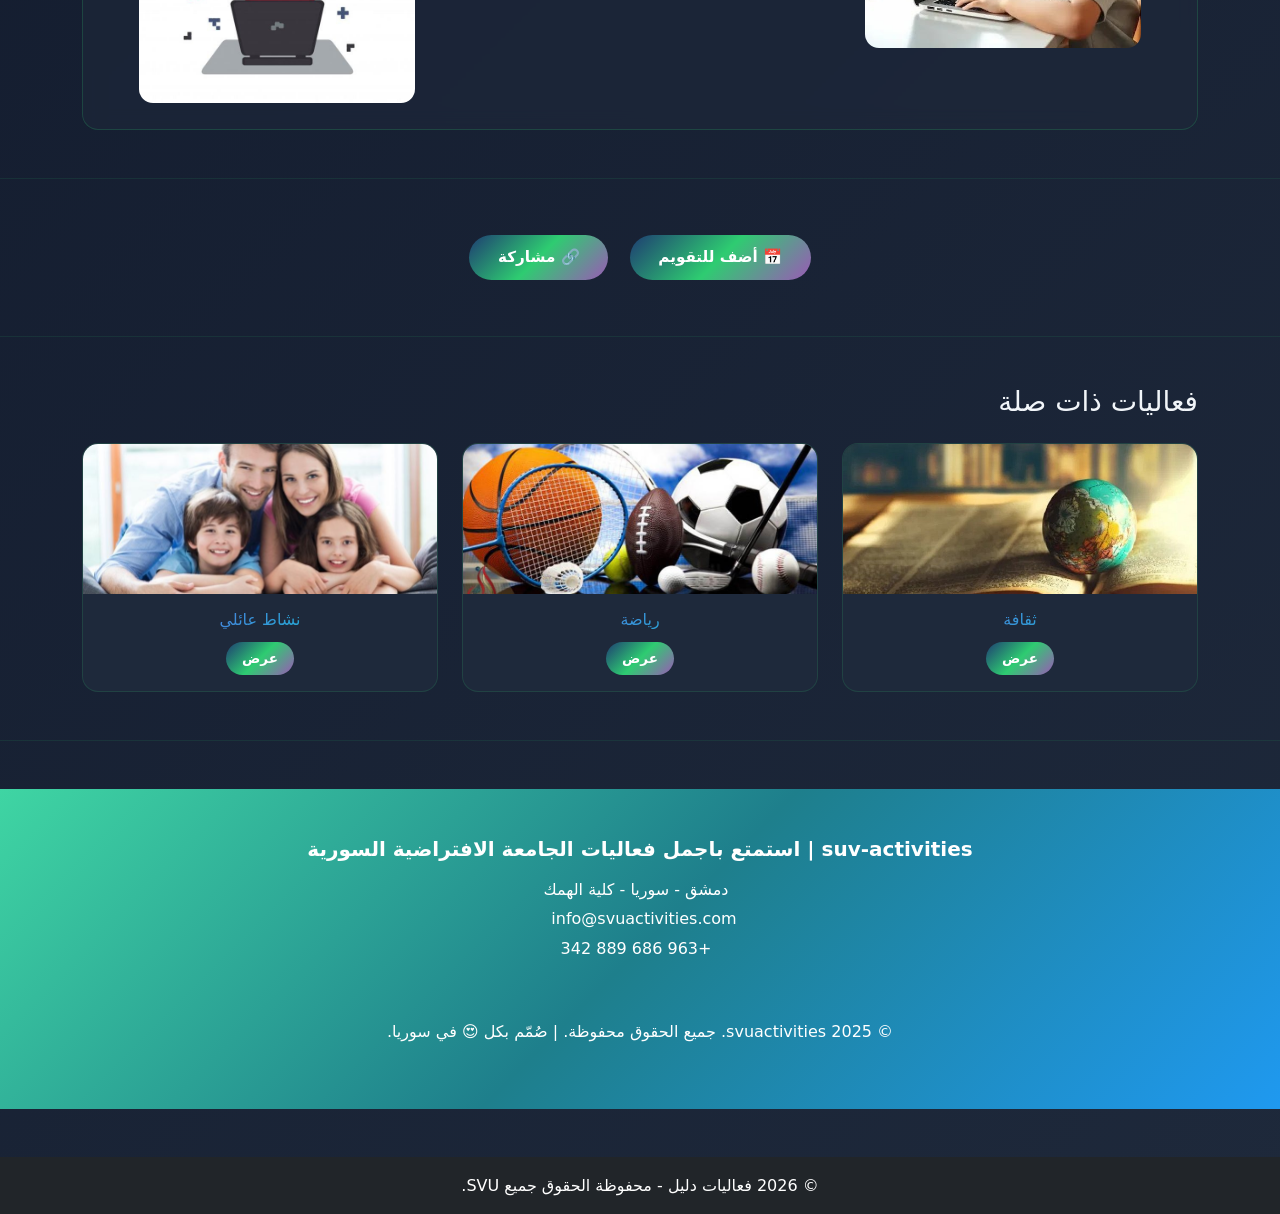
<file: event.html>
<!DOCTYPE html>
<html lang="ar" dir="rtl">
<head>
<meta charset="UTF-8">
<title>تفاصيل الفعالية</title>

<link href="https://cdn.jsdelivr.net/npm/bootstrap@5.3.0/dist/css/bootstrap.min.css" rel="stylesheet">
<link rel="stylesheet" href="assets\css\event.css">



</head>
<body>

<!-- 🟣 1. Header -->
<section class="section header-section text-center">
<div class="container">
<h1 id="title">برنامج التدريب البرمجي للأطفال واليافعين KPT</h1>
<p>📅 <span id="date">2026-05-01 , 2026-15-06 , 2026-20-07 </span></p>
<p>📍 <span id="location">دمشق</span></p>
</div>
</section>

<!-- 🔵 2. Map -->
<section class="section">
<div class="container">
<div class="box text-center">
<h4>الموقع</h4>
<img src="assets\img\6010434868648545257.jpg" class="event-img">
</div>
</div>
</section>

<!-- 🟢 3. Description + Gallery -->
<section class="section">
<div class="container">
<div class="box">

<h4>وصف الفعالية</h4>
<p id="desc">
فعالية أو أسلوب KPT (والمعروفة بـ KPT Analysis) هي إطار عمل ياباني بسيط وفعّال يُستخدم في الاجتماعات، ورش العمل، أو المراجعات الفردية لتقييم الأداء والتعلم من التجارب. يهدف هذا الأسلوب إلى تحديد نقاط القوة، المشاكل، وخطط العمل المستقبلية بشكل منظم.
عناصر فعالية KPT:
<ul>
<li>K (Keep - الإبقاء): تحديد الأشياء الإيجابية، الإنجازات، والأساليب الناجحة التي تم القيام بها ويجب الاستمرار فيها أو تثبيتها (ما الذي سار بشكل جيد؟).</li>
<li>P (Problem - المشكلة): تحديد المشكلات، التحديات، أو العقبات التي واجهت الفريق أو الفرد ويجب التعامل معها (ما الذي لم يسر بشكل جيد؟).</li>
<li>T (Try - المحاولة): اقتراح حلول، أفكار جديدة، أو خطوات عملية بناءً على الـ (Keep) والـ (Problem) ليتم تنفيذها في المرحلة القادمة (ما الذي سنحاول القيام به مستقبلاً؟).</li>
</ul>
مميزات فعالية KPT:
<ul>
    <li>البساطة: سهلة الفهم والتطبيق دون الحاجة لتدريب معقد.</li>
    <li>التركيز على العمل: تحول الأفكار والمشاكل إلى خطوات عملية (Try)</li>
    <li>تعزيز التحسين المستمر: تساعد في تطوير الأداء بشكل تراكمي</li>
</ul>
</p>

<div class="row mt-3">
<div class="col-md-4">
<img src="assets\img\6010434868648545261.jpg" class="event-img">
</div>
<div class="col-md-4">
<img src="assets\img\6010434868648545260.jpg" class="event-img">
</div>
<div class="col-md-4">
<img src="assets\img\6010434868648545259.jpg" class="event-img">
</div>
</div>

</div>
</div>
</section>

<!-- 🟡 4. Buttons -->
<section class="section text-center">
<div class="container">

<button class="btn btn-custom m-2">📅 أضف للتقويم</button>
<button class="btn btn-custom m-2">🔗 مشاركة</button>

</div>
</section>

<!-- 🔷 5. Related Events -->
<section class="section">
<div class="container">
<h3 class="mb-4">فعاليات ذات صلة</h3>

<div class="row g-4">

<div class="col-md-4">
<div class="card related-card">
<img src="assets\img\5996781244923972810.jpg">
<div class="card-body">
<h5>ثقافة</h5>
<a href="events.html" class="btn btn-primary">عرض</a>
</div>
</div>
</div>

<div class="col-md-4">
<div class="card related-card">
<img src="assets\img\5996781244923972811.jpg">
<div class="card-body">
<h5>رياضة</h5>
<a href="events.html" class="btn btn-primary">عرض</a>
</div>
</div>
</div>

<div class="col-md-4">
<div class="card related-card">
<img src="assets\img\5996781244923972814.jpg">
<div class="card-body">
<h5>نشاط عائلي</h5>
<a href="events.html" class="btn btn-primary">عرض</a>
</div>
</div>
</div>

</div>
</div>
</section>

<!-- Footer -->
<footer class="text-center text-white py-5 mt-5" style="background: linear-gradient(135deg, #3fd5a3, #1e7f8c, #1f99f0);">
        <div class="container">
            <h5 class="fw-bold mb-3" data-en="svuactivities– Discover what's happening around you"
                data-ar="suv-activities | استمتع باجمل فعاليات الجامعة الافتراضية السورية">
               suv-activities | استمتع باجمل فعاليات الجامعة الافتراضية السورية
            </h5>

            <p class="mb-1">
                <i class="fa-solid fa-location-dot me-2"></i>
                <span data-en="damascus, Syria – hamack"
                    data-ar="دمشق - سوريا - كلية الهمك ">
                  دمشق - سوريا - كلية الهمك
                </span>
            </p>
            <p class="mb-1">
                <i class="fa-solid fa-envelope me-2"></i>
                info@svuactivities.com
            </p>
            <p class="mb-3">
                <i class="fa-solid fa-phone me-2"></i>
                +963 686 889 342
            </p>

            <div class="social-links mb-3">
                <a href="#" class="mx-2 text-white"><i class="fab fa-facebook-f fa-lg"></i></a>
                <a href="#" class="mx-2 text-white"><i class="fab fa-instagram fa-lg"></i></a>
                <a href="#" class="mx-2 text-white"><i class="fab fa-x-twitter fa-lg"></i></a>
                <a href="#" class="mx-2 text-white"><i class="fab fa-youtube fa-lg"></i></a>
            </div>

            <p class="small-credits mb-n2" data-en="© 2026 svuactivities. All rights reserved. | Designed with ❤️ in Syria."
                data-ar="© 2026 svu-acitvities. جميع الحقوق محفوظة. | صُمّم بكل 😍 في سوريا.">
                © 2025 svuactivities. جميع الحقوق محفوظة. | صُمّم بكل 😍 في سوريا.
            </p>
        </div>
    </footer>

    <!-- Footer -->
 <footer class="bg-dark text-white text-center py-3 mt-5">
 <div class="container">
 <p class="mb-0">© 2026 فعاليات دليل - محفوظة الحقوق جميع SVU.</p>
 </div>
 </footer>
 
<script src="assets\js\envent.js"></script>


</body>
</html>
</file>
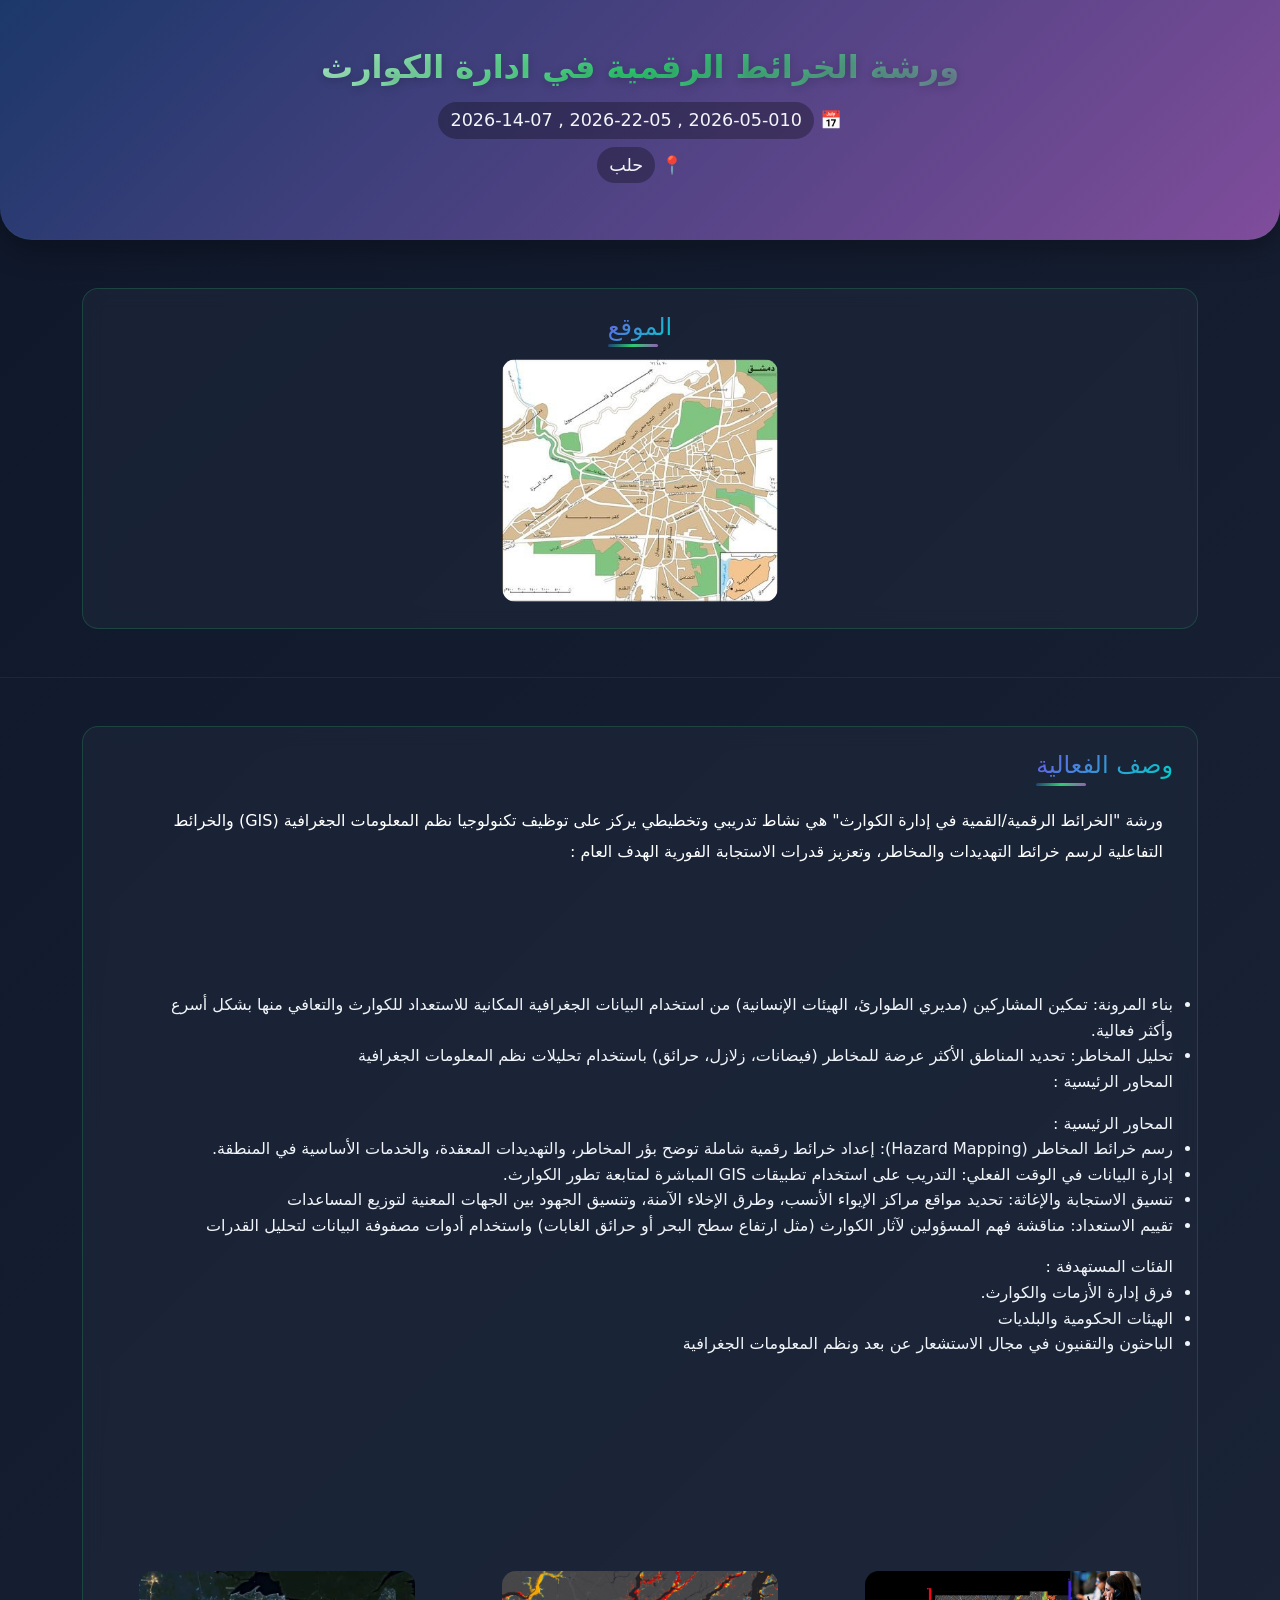
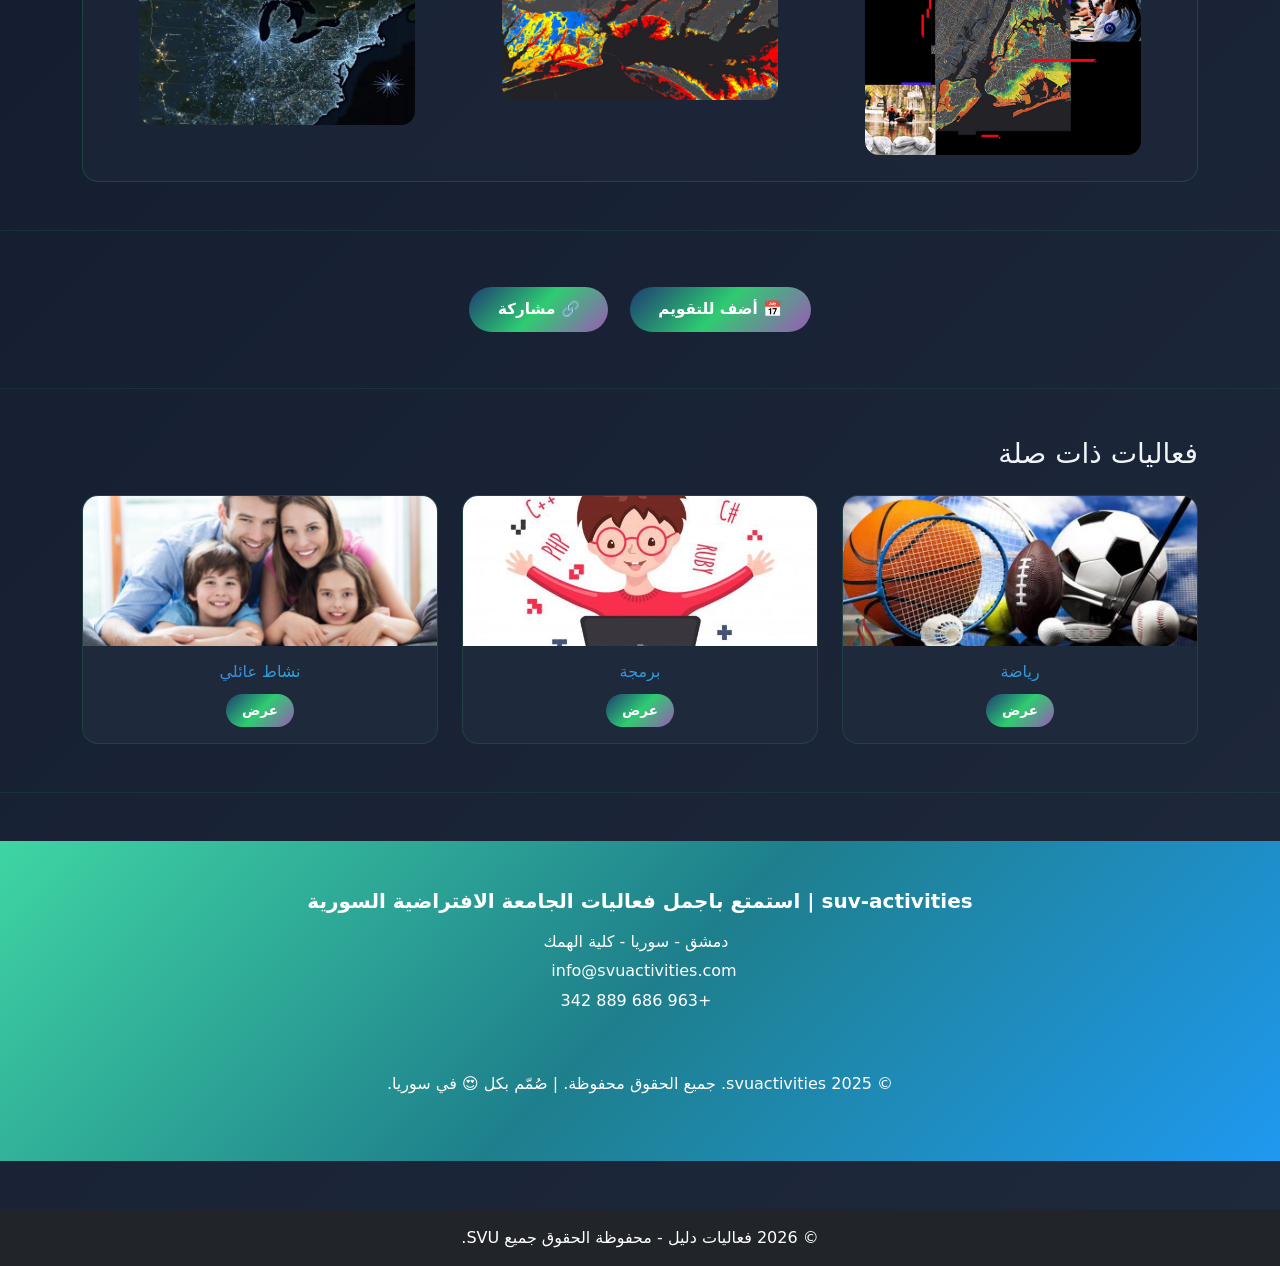
<file: event2.html>
<!DOCTYPE html>
<html lang="ar" dir="rtl">
<head>
<meta charset="UTF-8">
<title>تفاصيل الفعالية</title>

<link href="https://cdn.jsdelivr.net/npm/bootstrap@5.3.0/dist/css/bootstrap.min.css" rel="stylesheet">
<link rel="stylesheet" href="assets\css\event.css">



</head>
<body>

<!-- 🟣 1. Header -->
<section class="section header-section text-center">
<div class="container">
<h1 id="title">ورشة الخرائط الرقمية في ادارة الكوارث</h1>
<p>📅 <span id="date">2026-05-010 , 2026-22-05 , 2026-14-07</span></p>
<p>📍 <span id="location">حلب</span></p>
</div>
</section>

<!-- 🔵 2. Map -->
<section class="section">
<div class="container">
<div class="box text-center">
<h4>الموقع</h4>
<img src="assets\img\6010434868648545257.jpg" class="event-img">
</div>
</div>
</section>

<!-- 🟢 3. Description + Gallery -->
<section class="section">
<div class="container">
<div class="box">

<h4>وصف الفعالية</h4>
<p id="desc">
    ورشة "الخرائط الرقمية/القمية في إدارة الكوارث" هي نشاط تدريبي وتخطيطي يركز على توظيف تكنولوجيا نظم المعلومات الجغرافية (GIS) والخرائط التفاعلية لرسم خرائط التهديدات والمخاطر، وتعزيز قدرات الاستجابة الفورية
     الهدف العام : 
    <ul>
        <li>بناء المرونة: تمكين المشاركين (مديري الطوارئ، الهيئات الإنسانية) من استخدام البيانات الجغرافية المكانية للاستعداد للكوارث والتعافي منها بشكل أسرع وأكثر فعالية.</li>
        <li>تحليل المخاطر: تحديد المناطق الأكثر عرضة للمخاطر (فيضانات، زلازل، حرائق) باستخدام تحليلات نظم المعلومات الجغرافية</li>
   المحاور الرئيسية : 
    </ul>
       المحاور الرئيسية :
      <ul>
        <li>رسم خرائط المخاطر (Hazard Mapping): إعداد خرائط رقمية شاملة توضح بؤر المخاطر، والتهديدات المعقدة، والخدمات الأساسية في المنطقة.</li>
        <li>إدارة البيانات في الوقت الفعلي: التدريب على استخدام تطبيقات GIS المباشرة لمتابعة تطور الكوارث.</li>
        <li>تنسيق الاستجابة والإغاثة: تحديد مواقع مراكز الإيواء الأنسب، وطرق الإخلاء الآمنة، وتنسيق الجهود بين الجهات المعنية لتوزيع المساعدات</li>
        <li>تقييم الاستعداد: مناقشة فهم المسؤولين لآثار الكوارث (مثل ارتفاع سطح البحر أو حرائق الغابات) واستخدام أدوات مصفوفة البيانات لتحليل القدرات</li>
    </ul>
   الفئات المستهدفة : 
      <ul>
        <li>فرق إدارة الأزمات والكوارث.</li>
        <li>الهيئات الحكومية والبلديات</li>
        <li>الباحثون والتقنيون في مجال الاستشعار عن بعد ونظم المعلومات الجغرافية</li>
    </ul>
</p>

<div class="row mt-3">
<div class="col-md-4">
<img src="assets\img\6010434868648545293.jpg" class="event-img">
</div>
<div class="col-md-4">
<img src="assets\img\6010434868648545295.jpg" class="event-img">
</div>
<div class="col-md-4">
<img src="assets\img\6010434868648545294.jpg" class="event-img">
</div>
</div>

</div>
</div>
</section>

<!-- 🟡 4. Buttons -->
<section class="section text-center">
<div class="container">

<button class="btn btn-custom m-2">📅 أضف للتقويم</button>
<button class="btn btn-custom m-2">🔗 مشاركة</button>

</div>
</section>

<!-- 🔷 5. Related Events -->
<section class="section">
<div class="container">
<h3 class="mb-4">فعاليات ذات صلة</h3>

<div class="row g-4">

<div class="col-md-4">
<div class="card related-card">
<img src="assets\img\5996781244923972811.jpg">
<div class="card-body">
<h5>رياضة</h5>
<a href="events.html" class="btn btn-primary">عرض</a>
</div>
</div>
</div>

<div class="col-md-4">
<div class="card related-card">
<img src="assets\img\6010434868648545259.jpg">
<div class="card-body">
<h5>برمجة</h5>
<a href="events.html" class="btn btn-primary">عرض</a>
</div>
</div>
</div>

<div class="col-md-4">
<div class="card related-card">
<img src="assets\img\5996781244923972814.jpg">
<div class="card-body">
<h5>نشاط عائلي</h5>
<a href="events.html" class="btn btn-primary">عرض</a>
</div>
</div>
</div>

</div>
</div>
</section>
<!-- Footer -->
<footer class="text-center text-white py-5 mt-5" style="background: linear-gradient(135deg, #3fd5a3, #1e7f8c, #1f99f0);">
        <div class="container">
            <h5 class="fw-bold mb-3" data-en="svuactivities – Discover what's happening around you"
                data-ar="suv-activities | استمتع باجمل فعاليات الجامعة الافتراضية السورية">
               suv-activities | استمتع باجمل فعاليات الجامعة الافتراضية السورية
            </h5>

            <p class="mb-1">
                <i class="fa-solid fa-location-dot me-2"></i>
                <span data-en="damascus Syria – hamack"
                    data-ar="دمشق - سوريا - كلية الهمك ">
                  دمشق - سوريا - كلية الهمك
                </span>
            </p>
            <p class="mb-1">
                <i class="fa-solid fa-envelope me-2"></i>
                info@svuactivities.com
            </p>
            <p class="mb-3">
                <i class="fa-solid fa-phone me-2"></i>
                +963 686 889 342
            </p>

            <div class="social-links mb-3">
                <a href="#" class="mx-2 text-white"><i class="fab fa-facebook-f fa-lg"></i></a>
                <a href="#" class="mx-2 text-white"><i class="fab fa-instagram fa-lg"></i></a>
                <a href="#" class="mx-2 text-white"><i class="fab fa-x-twitter fa-lg"></i></a>
                <a href="#" class="mx-2 text-white"><i class="fab fa-youtube fa-lg"></i></a>
            </div>

            <p class="small-credits mb-n2" data-en="© 2026 svuactivities. All rights reserved. | Designed with ❤️ in Syria."
                data-ar="© 2026 svu-acitvities. جميع الحقوق محفوظة. | صُمّم بكل 😍 في سوريا.">
                © 2025 svuactivities. جميع الحقوق محفوظة. | صُمّم بكل 😍 في سوريا.
            </p>
        </div>
    </footer>
    <!-- Footer -->
 <footer class="bg-dark text-white text-center py-3 mt-5">
 <div class="container">
 <p class="mb-0">© 2026 فعاليات دليل - محفوظة الحقوق جميع SVU.</p>
 </div>
 </footer>

<script src="assets\js\envent.js"></script>


</body>
</html>
</file>
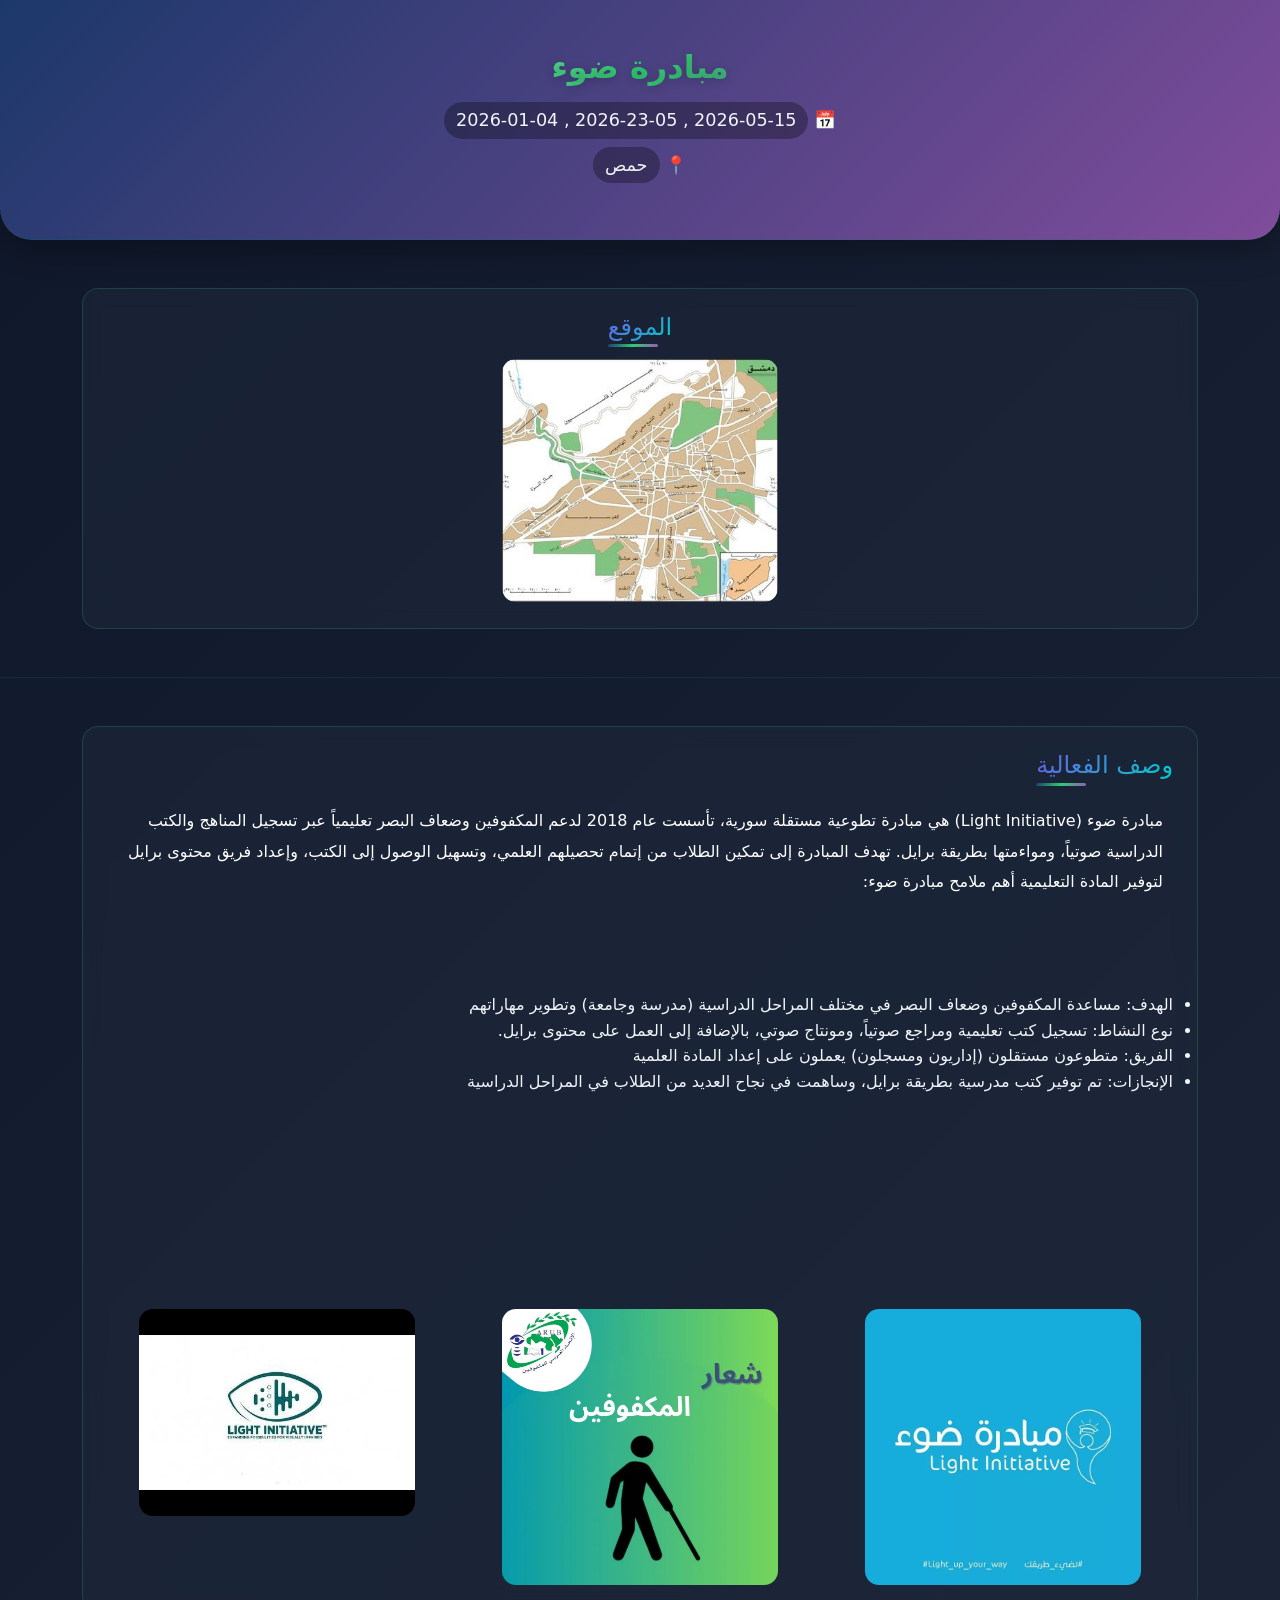
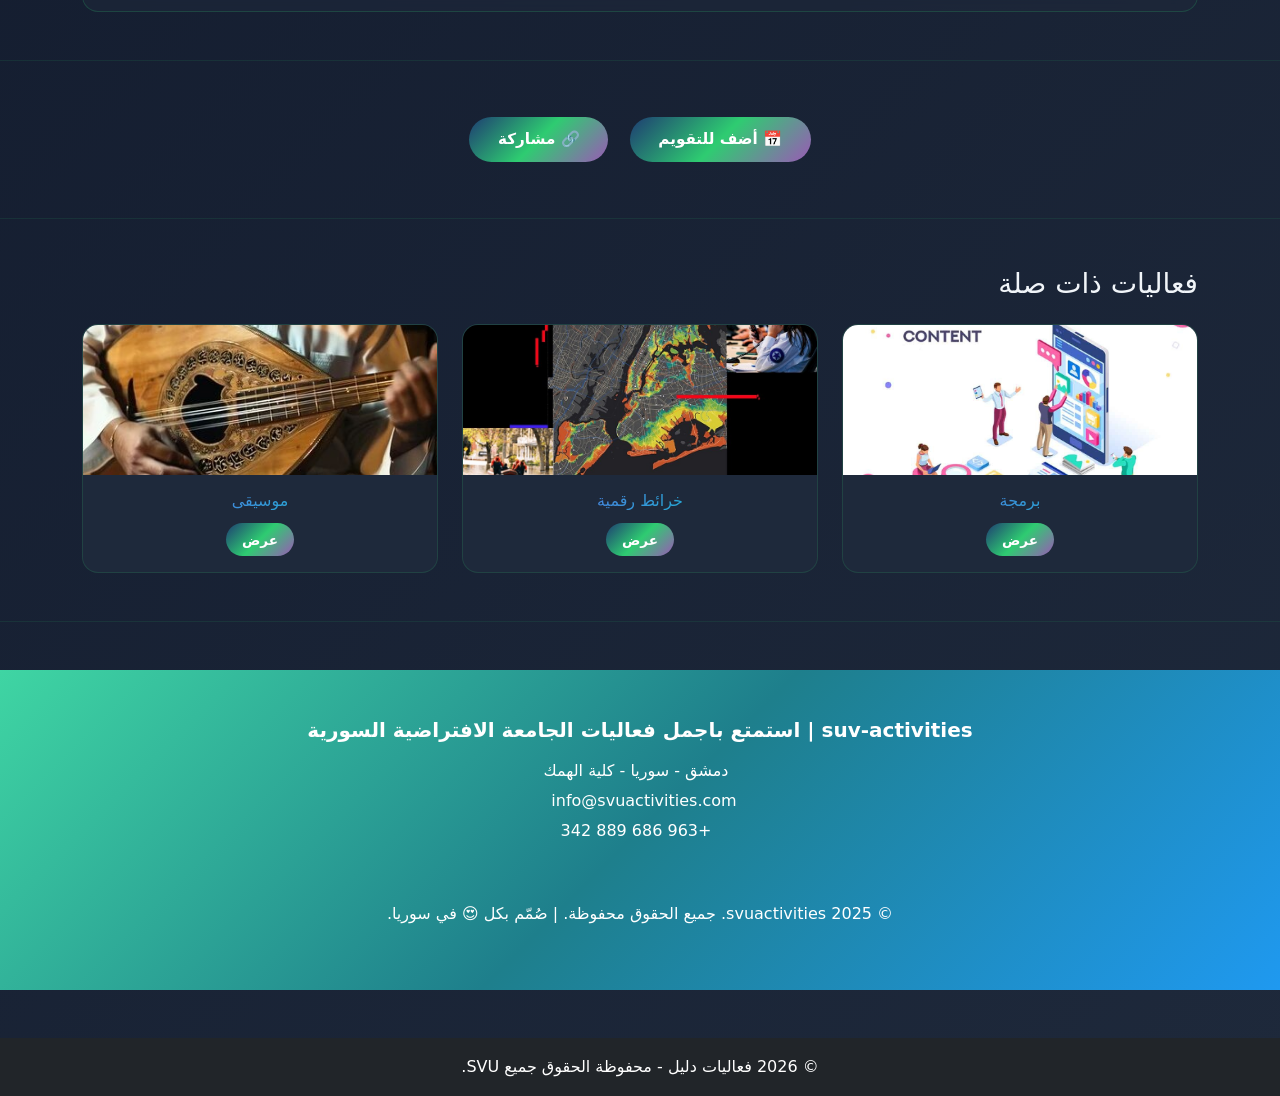
<file: event3.html>
<!DOCTYPE html>
<html lang="ar" dir="rtl">
<head>
<meta charset="UTF-8">
<title>تفاصيل الفعالية</title>

<link href="https://cdn.jsdelivr.net/npm/bootstrap@5.3.0/dist/css/bootstrap.min.css" rel="stylesheet">
<link rel="stylesheet" href="assets\css\event.css">



</head>
<body>

<!-- 🟣 1. Header -->
<section class="section header-section text-center">
<div class="container">
<h1 id="title">مبادرة ضوء</h1>
<p>📅 <span id="date">2026-05-15 , 2026-23-05 , 2026-01-04</span></p>
<p>📍 <span id="location">حمص</span></p>
</div>
</section>

<!-- 🔵 2. Map -->
<section class="section">
<div class="container">
<div class="box text-center">
<h4>الموقع</h4>
<img src="assets\img\6010434868648545257.jpg" class="event-img">
</div>
</div>
</section>

<!-- 🟢 3. Description + Gallery -->
<section class="section">
<div class="container">
<div class="box">

<h4>وصف الفعالية</h4>
<p id="desc">
مبادرة ضوء (Light Initiative) هي مبادرة تطوعية مستقلة سورية، تأسست عام 2018 لدعم المكفوفين وضعاف البصر تعليمياً عبر تسجيل المناهج والكتب الدراسية صوتياً، ومواءمتها بطريقة برايل. تهدف المبادرة إلى تمكين الطلاب من إتمام تحصيلهم العلمي، وتسهيل الوصول إلى الكتب، وإعداد فريق محتوى برايل لتوفير المادة التعليمية
أهم ملامح مبادرة ضوء:
<ul>
    <li>الهدف: مساعدة المكفوفين وضعاف البصر في مختلف المراحل الدراسية (مدرسة وجامعة) وتطوير مهاراتهم</li>
    <li>نوع النشاط: تسجيل كتب تعليمية ومراجع صوتياً، ومونتاج صوتي، بالإضافة إلى العمل على محتوى برايل.</li>
    <li>الفريق: متطوعون مستقلون (إداريون ومسجلون) يعملون على إعداد المادة العلمية</li>
    <li>الإنجازات: تم توفير كتب مدرسية بطريقة برايل، وساهمت في نجاح العديد من الطلاب في المراحل الدراسية</li>
</ul>
</p>

<div class="row mt-3">
<div class="col-md-4">
<img src="assets\img\5999033044737657901.jpg" class="event-img">
</div>
<div class="col-md-4">
<img src="assets\img\6010434868648545299.jpg" class="event-img">
</div>
<div class="col-md-4">
<img src="assets\img\6010434868648545298.jpg" class="event-img">
</div>
</div>

</div>
</div>
</section>

<!-- 🟡 4. Buttons -->
<section class="section text-center">
<div class="container">

<button class="btn btn-custom m-2">📅 أضف للتقويم</button>
<button class="btn btn-custom m-2">🔗 مشاركة</button>

</div>
</section>

<!-- 🔷 5. Related Events -->
<section class="section">
<div class="container">
<h3 class="mb-4">فعاليات ذات صلة</h3>

<div class="row g-4">

<div class="col-md-4">
<div class="card related-card">
<img src="assets\img\6001053461778206123.jpg">
<div class="card-body">
<h5>برمجة</h5>
<a href="events.html" class="btn btn-primary">عرض</a>
</div>
</div>
</div>

<div class="col-md-4">
<div class="card related-card">
<img src="assets\img\6010434868648545293.jpg">
<div class="card-body">
<h5>خرائط رقمية</h5>
<a href="events.html" class="btn btn-primary">عرض</a>
</div>
</div>
</div>

<div class="col-md-4">
<div class="card related-card">
<img src="assets\img\5996781244923972813.jpg">
<div class="card-body">
<h5>موسيقى</h5>
<a href="events.html" class="btn btn-primary">عرض</a>
</div>
</div>
</div>

</div>
</div>
</section>
<!-- Footer -->
<footer class="text-center text-white py-5 mt-5" style="background: linear-gradient(135deg, #3fd5a3, #1e7f8c, #1f99f0);">
        <div class="container">
            <h5 class="fw-bold mb-3" data-en="svuactivites – Discover what's happening around you"
                data-ar="suv-activities | استمتع باجمل فعاليات الجامعة الافتراضية السورية">
               suv-activities | استمتع باجمل فعاليات الجامعة الافتراضية السورية
            </h5>

            <p class="mb-1">
                <i class="fa-solid fa-location-dot me-2"></i>
                <span data-en="damascus, Syria – hamack"
                    data-ar="دمشق - سوريا - كلية الهمك ">
                  دمشق - سوريا - كلية الهمك
                </span>
            </p>
            <p class="mb-1">
                <i class="fa-solid fa-envelope me-2"></i>
                info@svuactivities.com
            </p>
            <p class="mb-3">
                <i class="fa-solid fa-phone me-2"></i>
                +963 686 889 342
            </p>

            <div class="social-links mb-3">
                <a href="#" class="mx-2 text-white"><i class="fab fa-facebook-f fa-lg"></i></a>
                <a href="#" class="mx-2 text-white"><i class="fab fa-instagram fa-lg"></i></a>
                <a href="#" class="mx-2 text-white"><i class="fab fa-x-twitter fa-lg"></i></a>
                <a href="#" class="mx-2 text-white"><i class="fab fa-youtube fa-lg"></i></a>
            </div>

            <p class="small-credits mb-n2" data-en="© 2026 svuacivities. All rights reserved. | Designed with ❤️ in Syria."
                data-ar="© 2026 svu-acitvities. جميع الحقوق محفوظة. | صُمّم بكل 😍 في سوريا.">
                © 2025 svuactivities. جميع الحقوق محفوظة. | صُمّم بكل 😍 في سوريا.
            </p>
        </div>
    </footer>
    <!-- Footer -->
 <footer class="bg-dark text-white text-center py-3 mt-5">
 <div class="container">
 <p class="mb-0">© 2026 فعاليات دليل - محفوظة الحقوق جميع SVU.</p>
 </div>
 </footer>

<script src="assets\js\envent.js"></script>


</body>
</html>
</file>
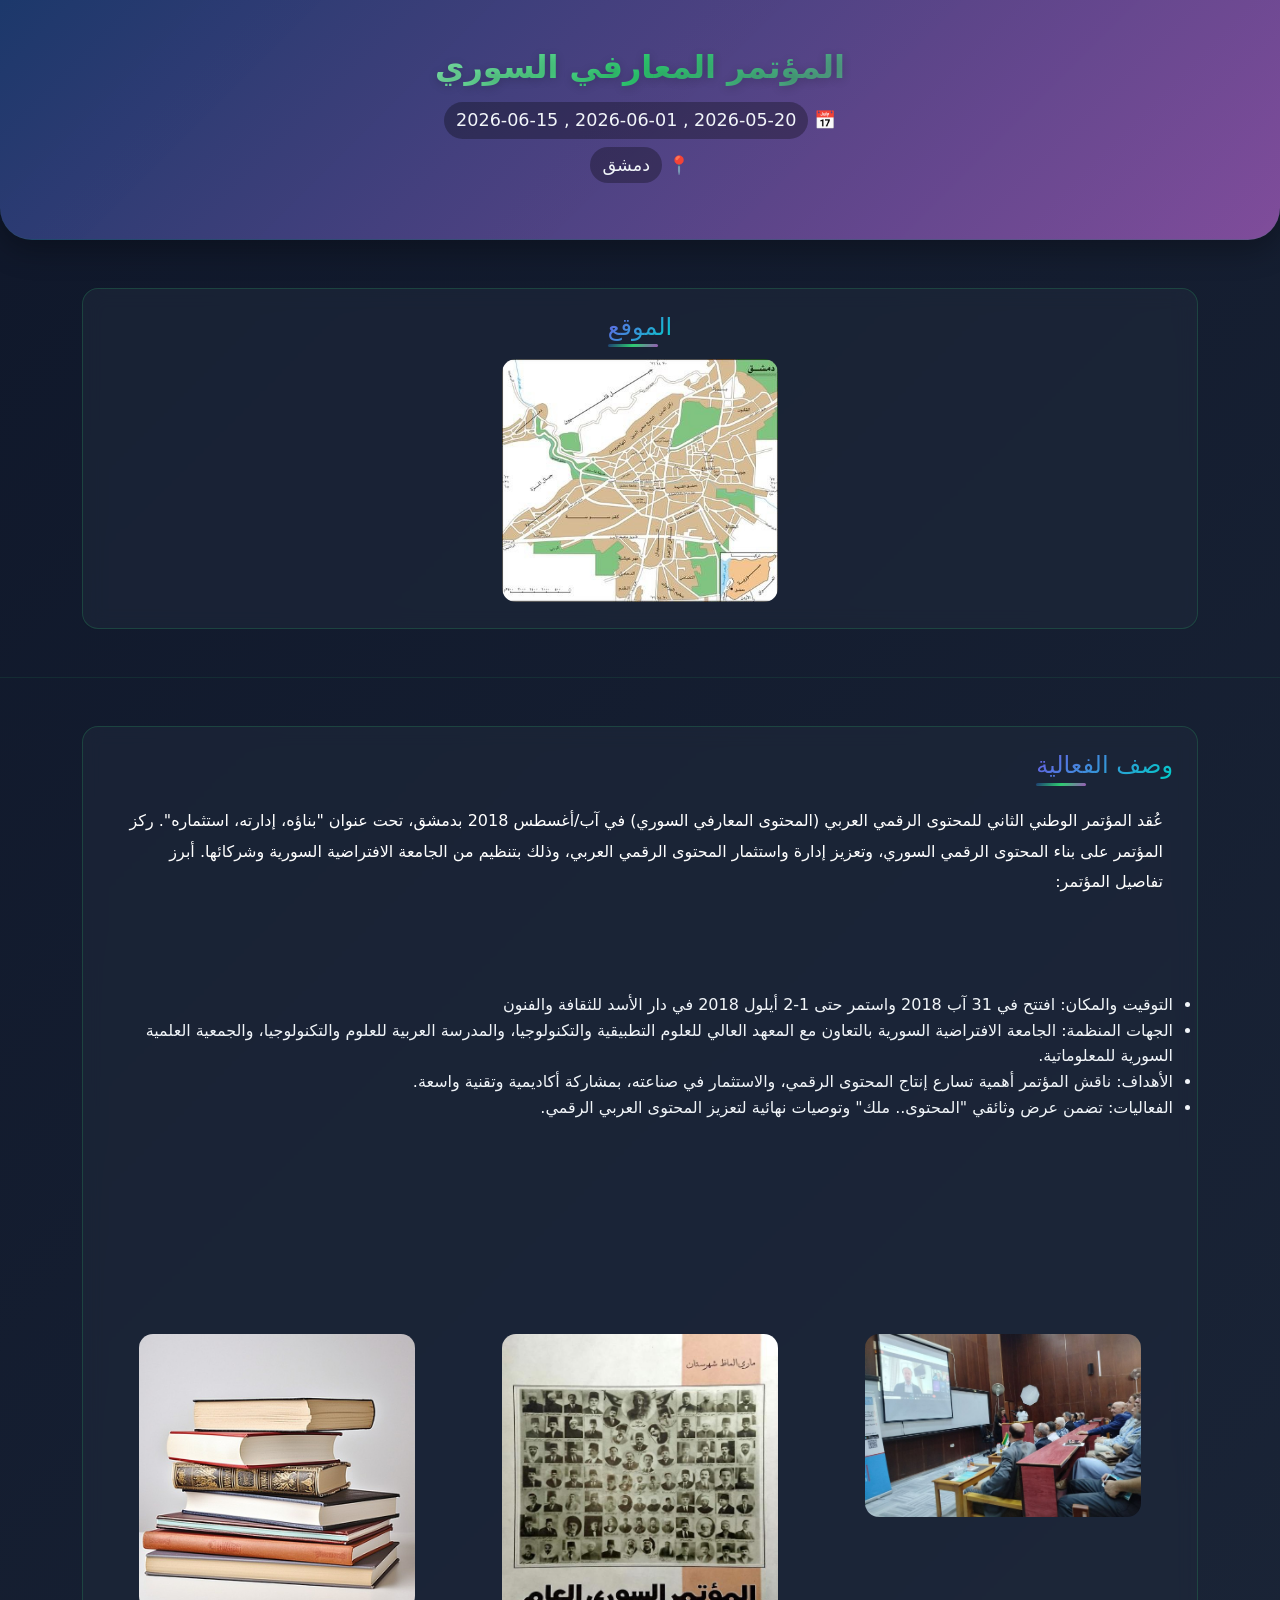
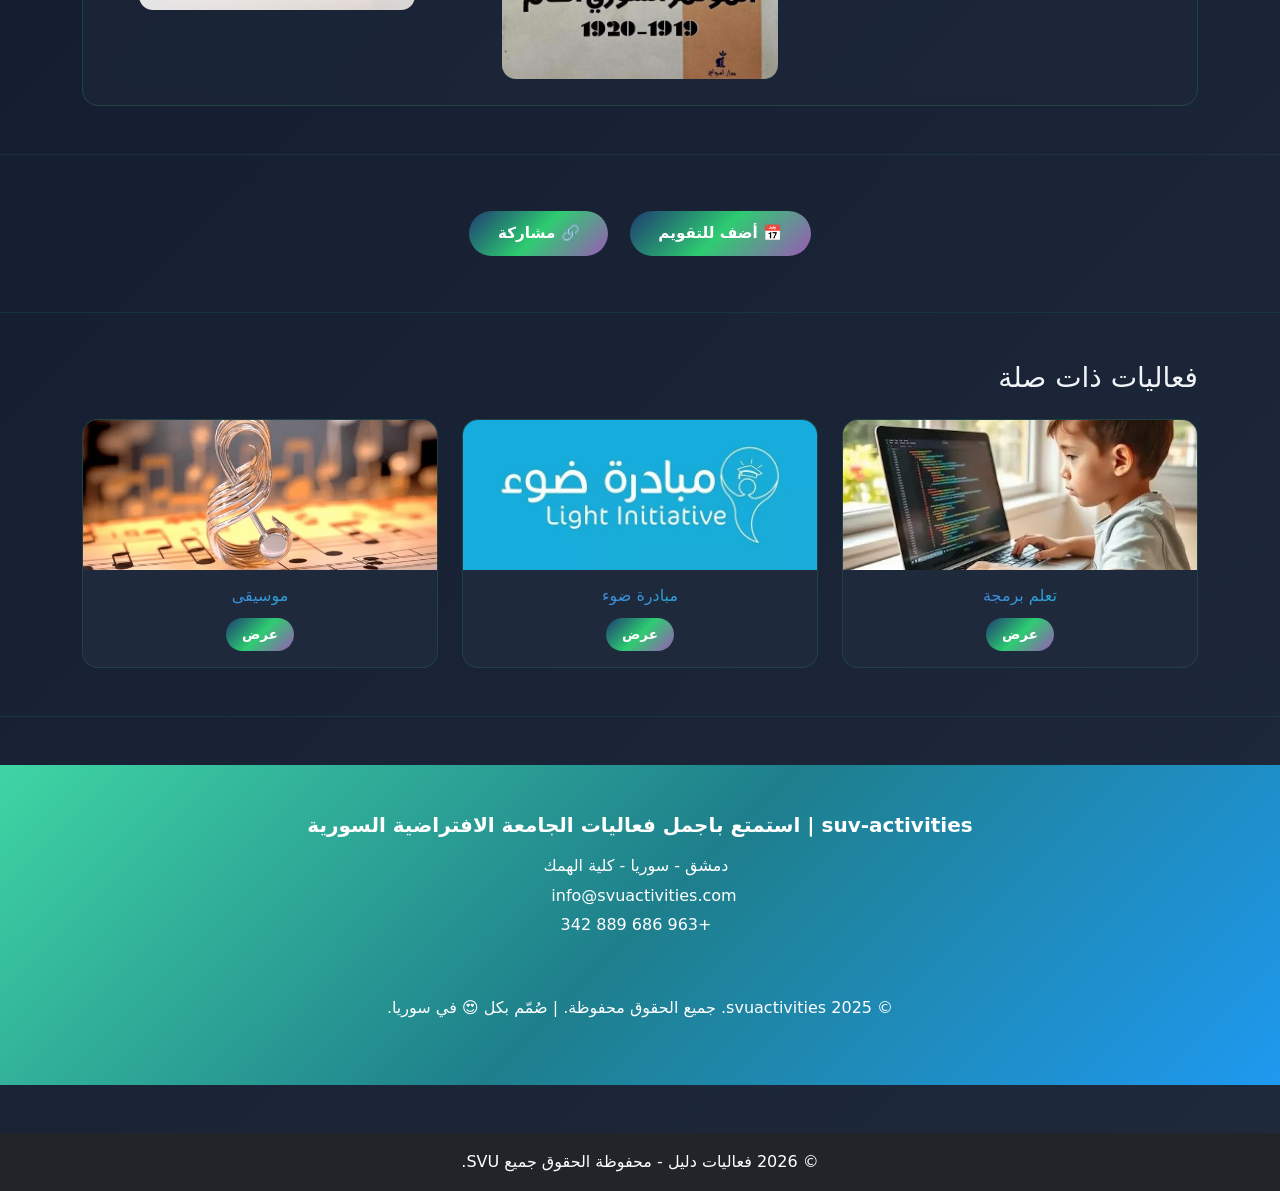
<file: event4.html>
<!DOCTYPE html>
<html lang="ar" dir="rtl">
<head>
<meta charset="UTF-8">
<title>تفاصيل الفعالية</title>

<link href="https://cdn.jsdelivr.net/npm/bootstrap@5.3.0/dist/css/bootstrap.min.css" rel="stylesheet">
<link rel="stylesheet" href="assets\css\event.css">



</head>
<body>

<!-- 🟣 1. Header -->
<section class="section header-section text-center">
<div class="container">
<h1 id="title">المؤتمر المعارفي السوري</h1>
<p>📅 <span id="date">2026-05-20 , 2026-06-01 , 2026-06-15</span></p>
<p>📍 <span id="location">دمشق</span></p>
</div>
</section>

<!-- 🔵 2. Map -->
<section class="section">
<div class="container">
<div class="box text-center">
<h4>الموقع</h4>
<img src="assets\img\6010434868648545257.jpg" class="event-img">
</div>
</div>
</section>

<!-- 🟢 3. Description + Gallery -->
<section class="section">
<div class="container">
<div class="box">

<h4>وصف الفعالية</h4>
<p id="desc">
عُقد المؤتمر الوطني الثاني للمحتوى الرقمي العربي (المحتوى المعارفي السوري) في آب/أغسطس 2018 بدمشق، تحت عنوان "بناؤه، إدارته، استثماره". ركز المؤتمر على بناء المحتوى الرقمي السوري، وتعزيز إدارة واستثمار المحتوى الرقمي العربي، وذلك بتنظيم من الجامعة الافتراضية السورية وشركائها. 
أبرز تفاصيل المؤتمر:
<ul>
    <li>التوقيت والمكان: افتتح في 31 آب 2018 واستمر حتى 1-2 أيلول 2018 في دار الأسد للثقافة والفنون</li>
     <li>الجهات المنظمة: الجامعة الافتراضية السورية بالتعاون مع المعهد العالي للعلوم التطبيقية والتكنولوجيا، والمدرسة العربية للعلوم والتكنولوجيا، والجمعية العلمية السورية للمعلوماتية.</li>
      <li>الأهداف: ناقش المؤتمر أهمية تسارع إنتاج المحتوى الرقمي، والاستثمار في صناعته، بمشاركة أكاديمية وتقنية واسعة.</li>
       <li>الفعاليات: تضمن عرض وثائقي "المحتوى.. ملك" وتوصيات نهائية لتعزيز المحتوى العربي الرقمي.</li>
</ul>
</p>

<div class="row mt-3">
<div class="col-md-4">
<img src="assets\img\5999033044737657922.jpg" class="event-img">
</div>
<div class="col-md-4">
<img src="assets\img\6010426145569967150 (1).jpg" class="event-img">
</div>
<div class="col-md-4">
<img src="assets\img\6010426145569967156 (1).jpg" class="event-img">
</div>
</div>

</div>
</div>
</section>

<!-- 🟡 4. Buttons -->
<section class="section text-center">
<div class="container">

<button class="btn btn-custom m-2">📅 أضف للتقويم</button>
<button class="btn btn-custom m-2">🔗 مشاركة</button>

</div>
</section>

<!-- 🔷 5. Related Events -->
<section class="section">
<div class="container">
<h3 class="mb-4">فعاليات ذات صلة</h3>

<div class="row g-4">

<div class="col-md-4">
<div class="card related-card">
<img src="assets\img\6010434868648545261.jpg">
<div class="card-body">
<h5>تعلم برمجة</h5>
<a href="events.html" class="btn btn-primary">عرض</a>
</div>
</div>
</div>

<div class="col-md-4">
<div class="card related-card">
<img src="assets\img\5999033044737657901.jpg">
<div class="card-body">
<h5>مبادرة ضوء</h5>
<a href="events.html" class="btn btn-primary">عرض</a>
</div>
</div>
</div>

<div class="col-md-4">
<div class="card related-card">
<img src="assets\img\6010426145569967161.jpg">
<div class="card-body">
<h5>موسيقى</h5>
<a href="events.html" class="btn btn-primary">عرض</a>
</div>
</div>
</div>

</div>
</div>
</section>
<!-- Footer -->
<footer class="text-center text-white py-5 mt-5" style="background: linear-gradient(135deg, #3fd5a3, #1e7f8c, #1f99f0);">
        <div class="container">
            <h5 class="fw-bold mb-3" data-en="svuactivities – Discover what's happening around you"
                data-ar="suv-activities | استمتع باجمل فعاليات الجامعة الافتراضية السورية">
               suv-activities | استمتع باجمل فعاليات الجامعة الافتراضية السورية
            </h5>

            <p class="mb-1">
                <i class="fa-solid fa-location-dot me-2"></i>
                <span data-en="damascus, Syria – hamack"
                    data-ar="دمشق - سوريا - كلية الهمك ">
                  دمشق - سوريا - كلية الهمك
                </span>
            </p>
            <p class="mb-1">
                <i class="fa-solid fa-envelope me-2"></i>
                info@svuactivities.com
            </p>
            <p class="mb-3">
                <i class="fa-solid fa-phone me-2"></i>
                +963 686 889 342
            </p>

            <div class="social-links mb-3">
                <a href="#" class="mx-2 text-white"><i class="fab fa-facebook-f fa-lg"></i></a>
                <a href="#" class="mx-2 text-white"><i class="fab fa-instagram fa-lg"></i></a>
                <a href="#" class="mx-2 text-white"><i class="fab fa-x-twitter fa-lg"></i></a>
                <a href="#" class="mx-2 text-white"><i class="fab fa-youtube fa-lg"></i></a>
            </div>

            <p class="small-credits mb-n2" data-en="© 2026 svuactivities. All rights reserved. | Designed with ❤️ in Syria."
                data-ar="© 2026 svu-acitvities. جميع الحقوق محفوظة. | صُمّم بكل 😍 في سوريا.">
                © 2025 svuactivities. جميع الحقوق محفوظة. | صُمّم بكل 😍 في سوريا.
            </p>
        </div>
    </footer>
    <!-- Footer -->
 <footer class="bg-dark text-white text-center py-3 mt-5">
 <div class="container">
 <p class="mb-0">© 2026 فعاليات دليل - محفوظة الحقوق جميع SVU.</p>
 </div>
 </footer>

<script src="assets\js\envent.js"></script>


</body>
</html>
</file>
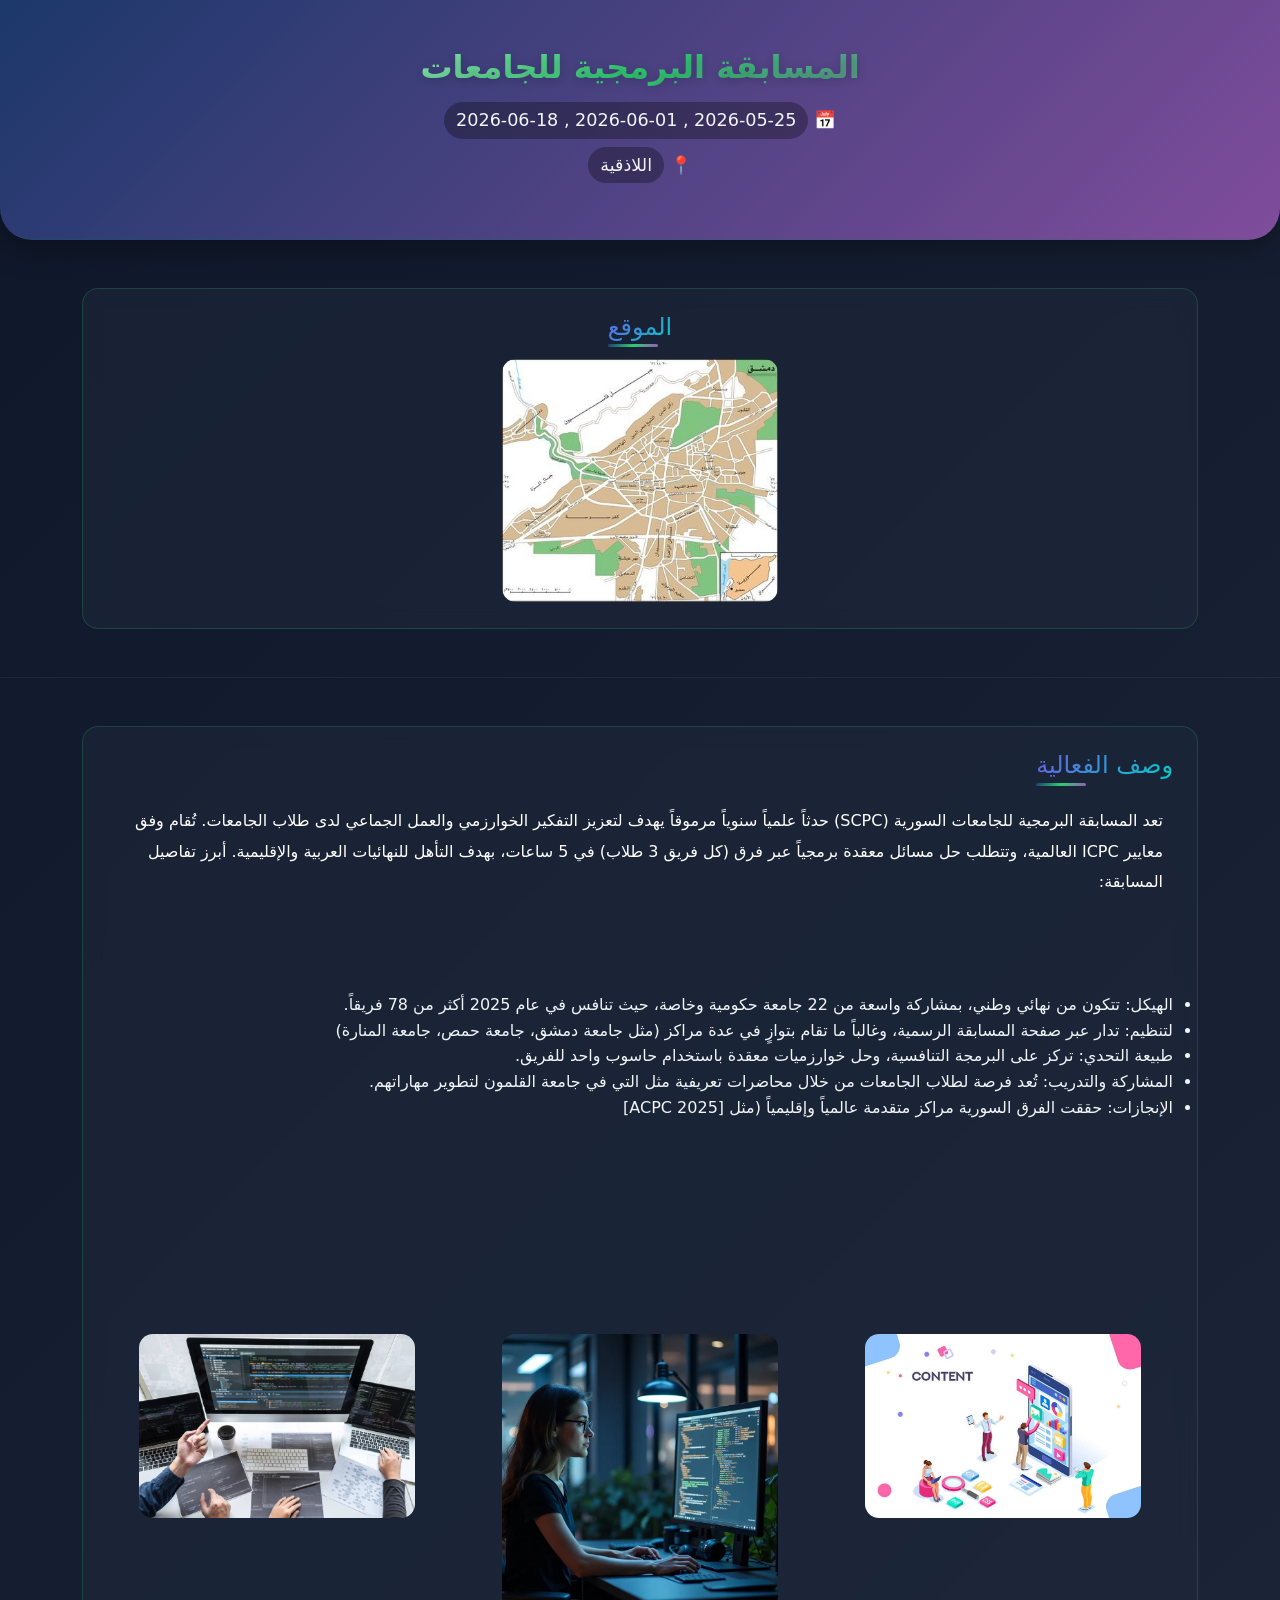
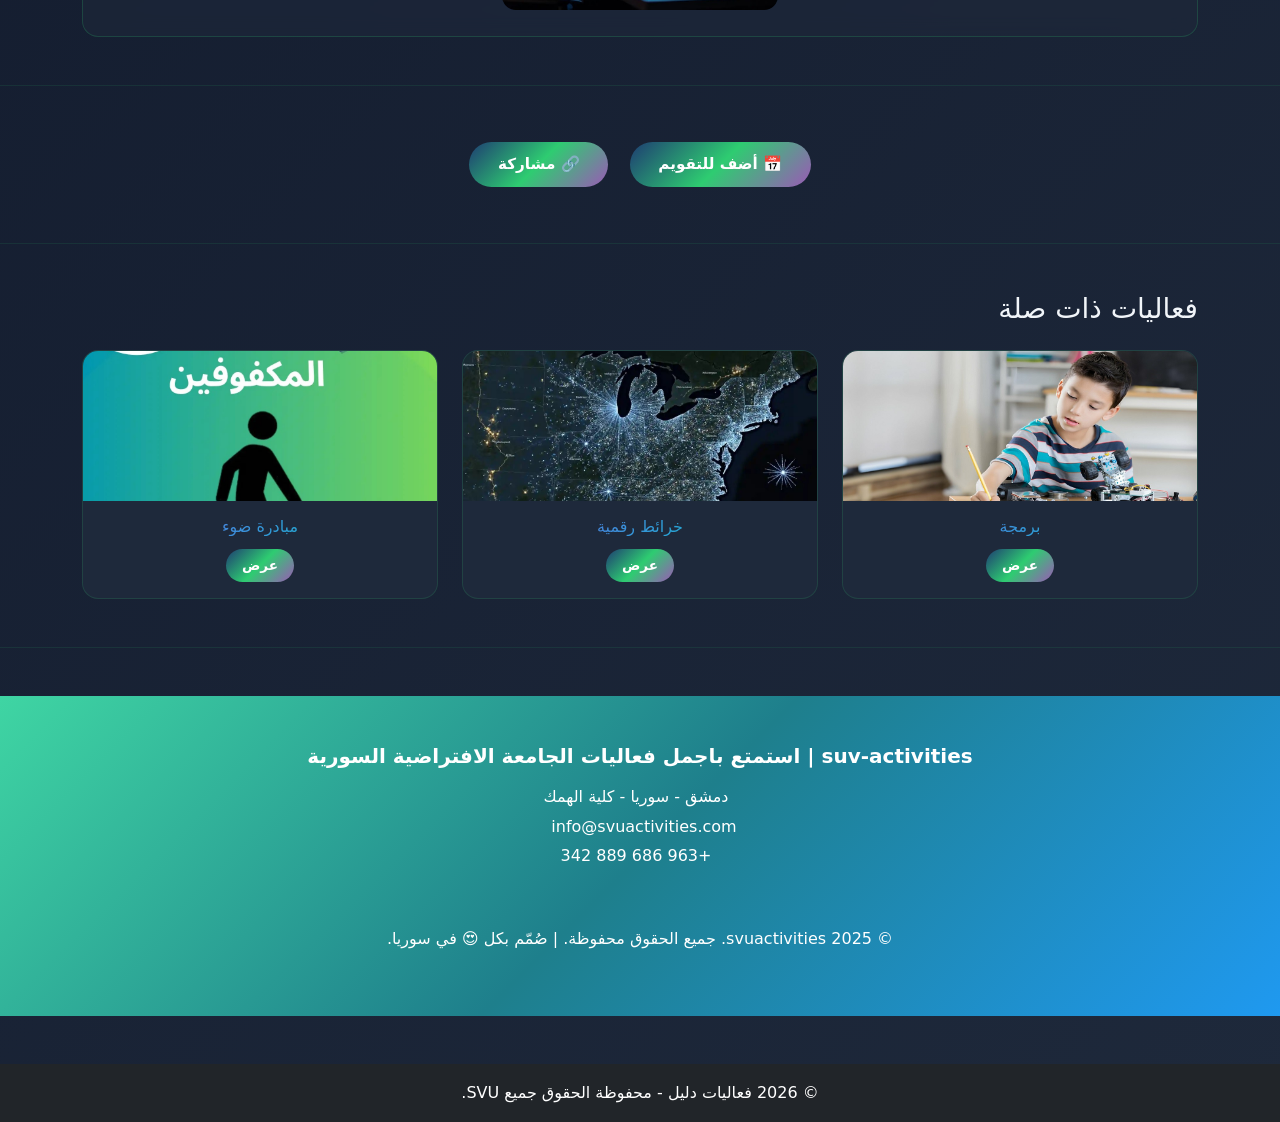
<file: event5.html>
<!DOCTYPE html>
<html lang="ar" dir="rtl">
<head>
<meta charset="UTF-8">
<title>تفاصيل الفعالية</title>

<link href="https://cdn.jsdelivr.net/npm/bootstrap@5.3.0/dist/css/bootstrap.min.css" rel="stylesheet">
<link rel="stylesheet" href="assets\css\event.css">



</head>
<body>

<!-- 🟣 1. Header -->
<section class="section header-section text-center">
<div class="container">
<h1 id="title">المسابقة البرمجية للجامعات</h1>
<p>📅 <span id="date">2026-05-25 , 2026-06-01 , 2026-06-18 </span></p>
<p>📍 <span id="location">اللاذقية</span></p>
</div>
</section>

<!-- 🔵 2. Map -->
<section class="section">
<div class="container">
<div class="box text-center">
<h4>الموقع</h4>
<img src="assets\img\6010434868648545257.jpg" class="event-img">
</div>
</div>
</section>

<!-- 🟢 3. Description + Gallery -->
<section class="section">
<div class="container">
<div class="box">

<h4>وصف الفعالية</h4>
<p id="desc">
تعد المسابقة البرمجية للجامعات السورية (SCPC) حدثاً علمياً سنوياً مرموقاً يهدف لتعزيز التفكير الخوارزمي والعمل الجماعي لدى طلاب الجامعات. تُقام وفق معايير ICPC العالمية، وتتطلب حل مسائل معقدة برمجياً عبر فرق (كل فريق 3 طلاب) في 5 ساعات، بهدف التأهل للنهائيات العربية والإقليمية.
أبرز تفاصيل المسابقة:
<ul>
    <li>الهيكل: تتكون من نهائي وطني، بمشاركة واسعة من 22 جامعة حكومية وخاصة، حيث تنافس في عام 2025 أكثر من 78 فريقاً.</li>
     <li>لتنظيم: تدار عبر صفحة المسابقة الرسمية، وغالباً ما تقام بتوازٍ في عدة مراكز (مثل جامعة دمشق، جامعة حمص، جامعة المنارة)</li>
      <li>طبيعة التحدي: تركز على البرمجة التنافسية، وحل خوارزميات معقدة باستخدام حاسوب واحد للفريق.</li>
       <li>المشاركة والتدريب: تُعد فرصة لطلاب الجامعات من خلال محاضرات تعريفية مثل التي في جامعة القلمون لتطوير مهاراتهم.</li>
        <li>الإنجازات: حققت الفرق السورية مراكز متقدمة عالمياً وإقليمياً (مثل [ACPC 2025]</li>
</ul>
</p>

<div class="row mt-3">
<div class="col-md-4">
<img src="assets\img\6001053461778206123.jpg" class="event-img">
</div>
<div class="col-md-4">
<img src="assets\img\6010426145569967181.jpg" class="event-img">
</div>
<div class="col-md-4">
<img src="assets\img\6001053461778206119.jpg" class="event-img">
</div>
</div>

</div>
</div>
</section>

<!-- 🟡 4. Buttons -->
<section class="section text-center">
<div class="container">

<button class="btn btn-custom m-2">📅 أضف للتقويم</button>
<button class="btn btn-custom m-2">🔗 مشاركة</button>

</div>
</section>

<!-- 🔷 5. Related Events -->
<section class="section">
<div class="container">
<h3 class="mb-4">فعاليات ذات صلة</h3>

<div class="row g-4">

<div class="col-md-4">
<div class="card related-card">
<img src="assets\img\6010434868648545260.jpg">
<div class="card-body">
<h5>برمجة</h5>
<a href="events.html" class="btn btn-primary">عرض</a>
</div>
</div>
</div>

<div class="col-md-4">
<div class="card related-card">
<img src="assets\img\6010434868648545294.jpg">
<div class="card-body">
<h5>خرائط رقمية </h5>
<a href="events.html" class="btn btn-primary">عرض</a>
</div>
</div>
</div>

<div class="col-md-4">
<div class="card related-card">
<img src="assets\img\6010434868648545299.jpg">
<div class="card-body">
<h5>مبادرة ضوء</h5>
<a href="events.html" class="btn btn-primary">عرض</a>
</div>
</div>
</div>

</div>
</div>
</section>
<!-- Footer -->
<footer class="text-center text-white py-5 mt-5" style="background: linear-gradient(135deg, #3fd5a3, #1e7f8c, #1f99f0);">
        <div class="container">
            <h5 class="fw-bold mb-3" data-en="svuactivities – Discover what's happening around you"
                data-ar="suv-activities | استمتع باجمل فعاليات الجامعة الافتراضية السورية">
               suv-activities | استمتع باجمل فعاليات الجامعة الافتراضية السورية
            </h5>

            <p class="mb-1">
                <i class="fa-solid fa-location-dot me-2"></i>
                <span data-en="damascus, Syria – hamack"
                    data-ar="دمشق - سوريا - كلية الهمك ">
                  دمشق - سوريا - كلية الهمك
                </span>
            </p>
            <p class="mb-1">
                <i class="fa-solid fa-envelope me-2"></i>
                info@svuactivities.com
            </p>
            <p class="mb-3">
                <i class="fa-solid fa-phone me-2"></i>
                +963 686 889 342
            </p>

            <div class="social-links mb-3">
                <a href="#" class="mx-2 text-white"><i class="fab fa-facebook-f fa-lg"></i></a>
                <a href="#" class="mx-2 text-white"><i class="fab fa-instagram fa-lg"></i></a>
                <a href="#" class="mx-2 text-white"><i class="fab fa-x-twitter fa-lg"></i></a>
                <a href="#" class="mx-2 text-white"><i class="fab fa-youtube fa-lg"></i></a>
            </div>

            <p class="small-credits mb-n2" data-en="© 2026 svuacitvities. All rights reserved. | Designed with ❤️ in Syria."
                data-ar="© 2026 svu-acitvities. جميع الحقوق محفوظة. | صُمّم بكل 😍 في سوريا.">
                © 2025 svuactivities. جميع الحقوق محفوظة. | صُمّم بكل 😍 في سوريا.
            </p>
        </div>
    </footer>
    <!-- Footer -->
 <footer class="bg-dark text-white text-center py-3 mt-5">
 <div class="container">
 <p class="mb-0">© 2026 فعاليات دليل - محفوظة الحقوق جميع SVU.</p>
 </div>
 </footer>

<script src="assets\js\envent.js"></script>


</body>
</html>
</file>
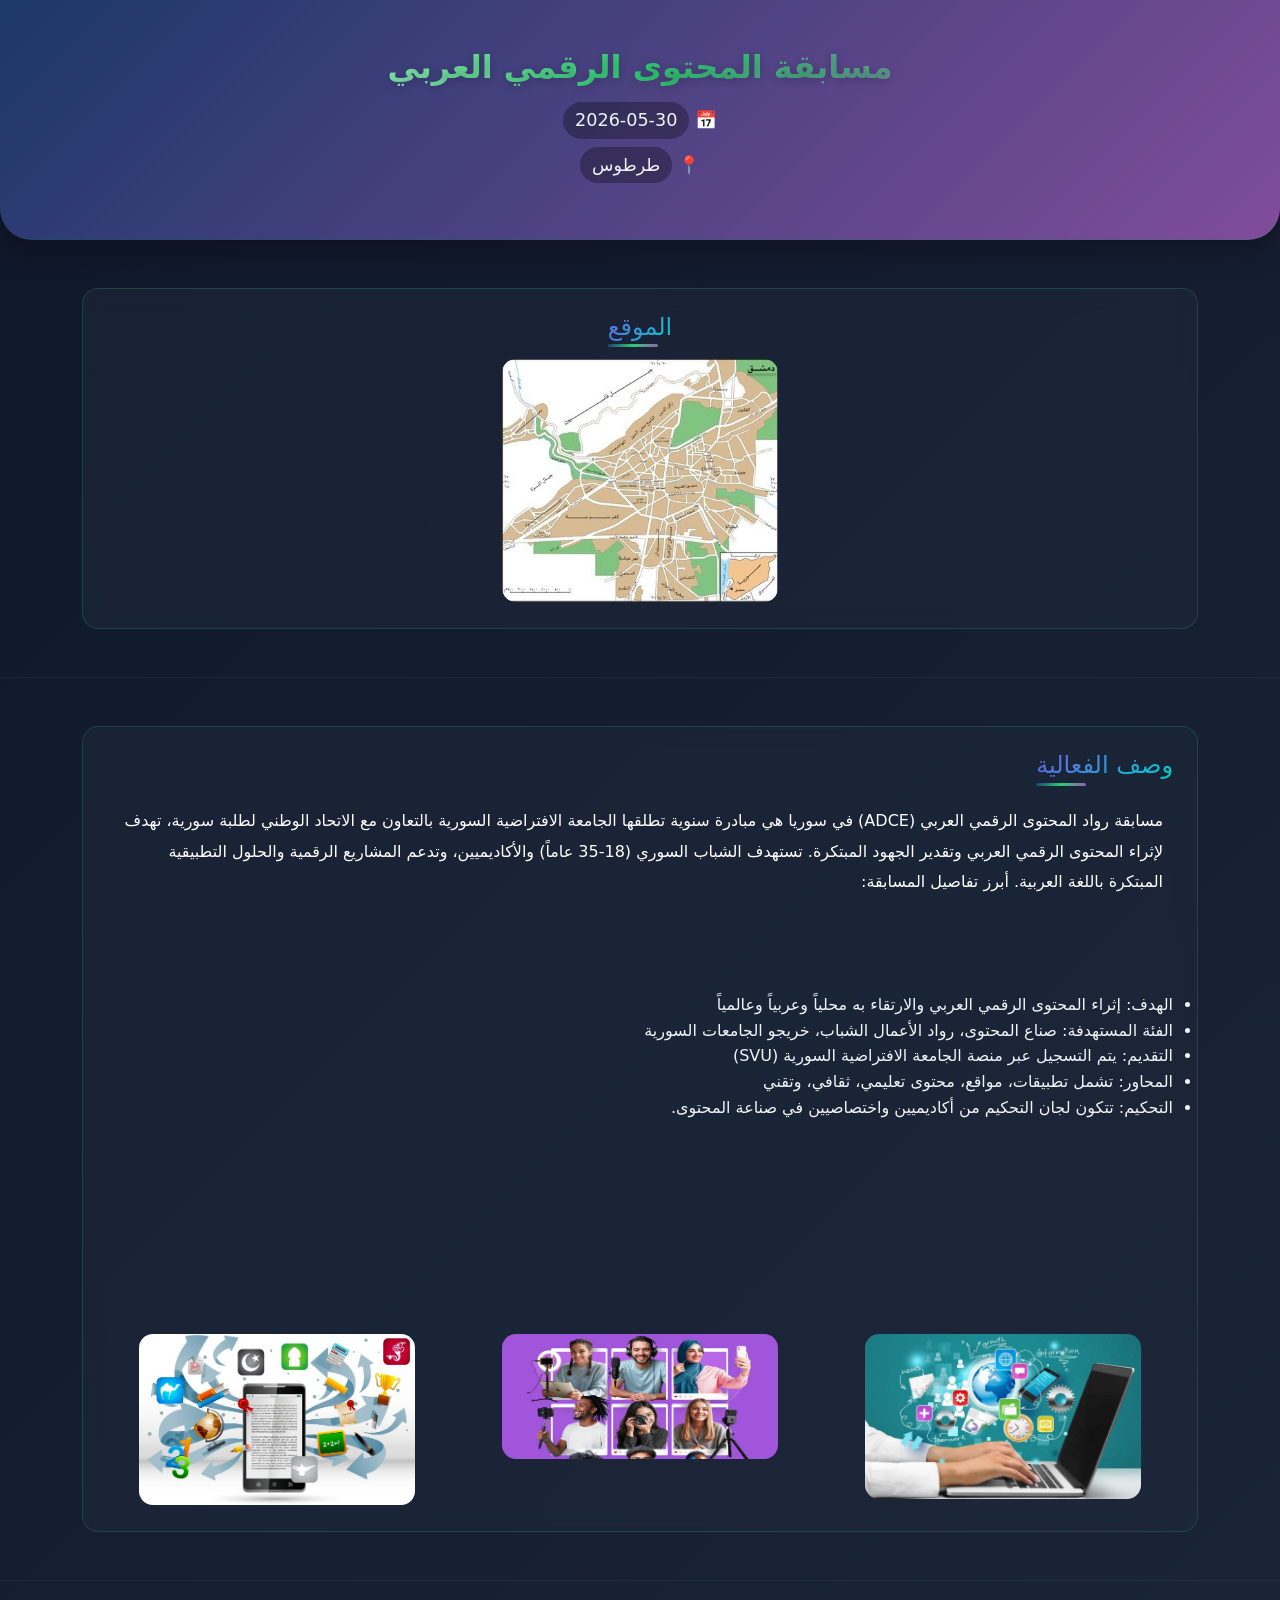
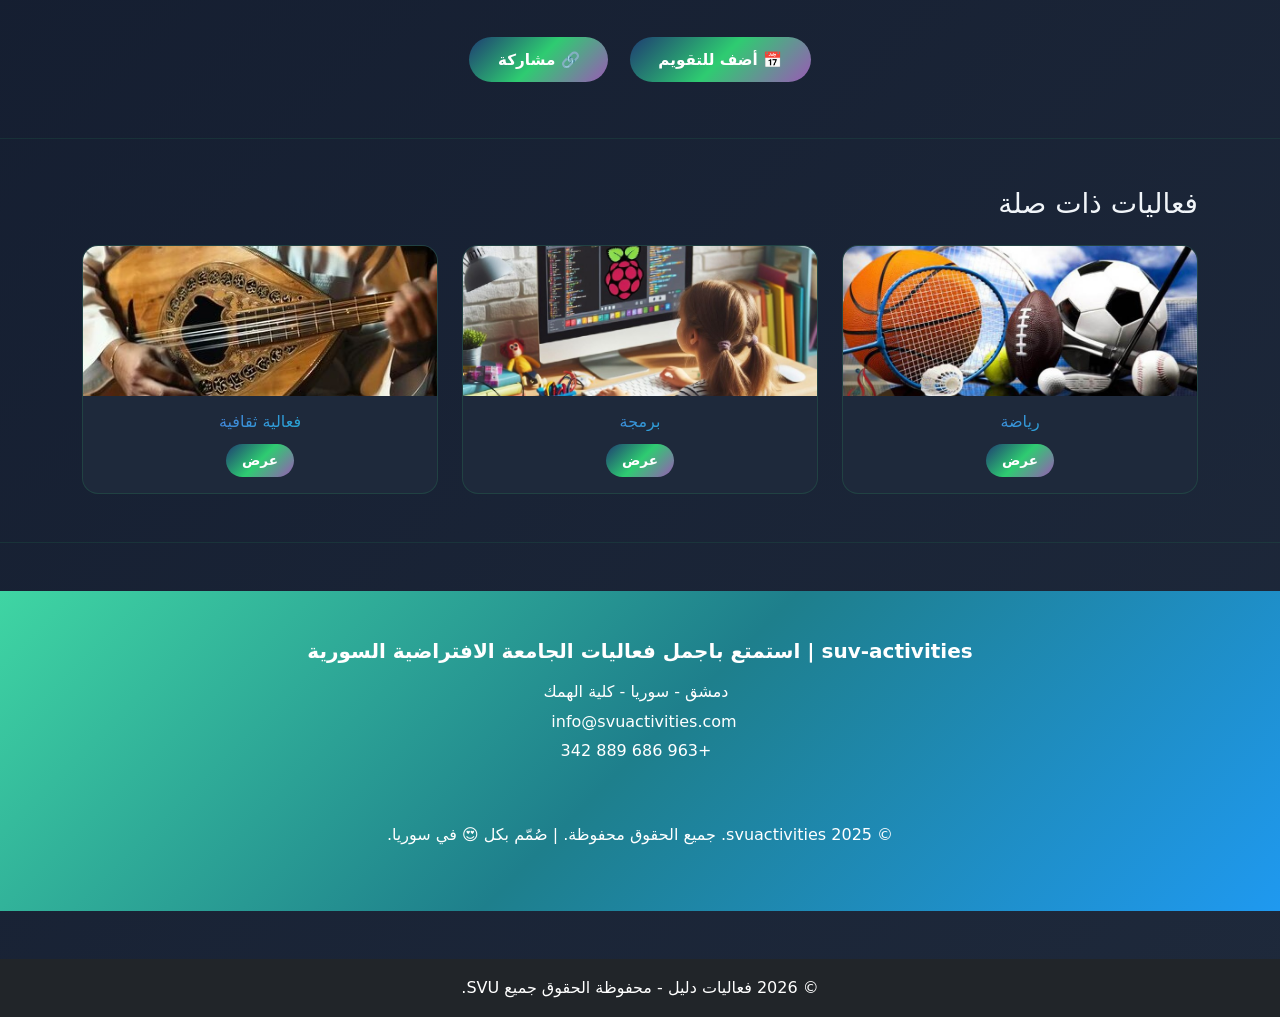
<file: event6.html>
<!DOCTYPE html>
<html lang="ar" dir="rtl">
<head>
<meta charset="UTF-8">
<title>تفاصيل الفعالية</title>

<link href="https://cdn.jsdelivr.net/npm/bootstrap@5.3.0/dist/css/bootstrap.min.css" rel="stylesheet">
<link rel="stylesheet" href="assets\css\event.css">




</head>
<body>

<!-- 🟣 1. Header -->
<section class="section header-section text-center">
<div class="container">
<h1 id="title">مسابقة المحتوى الرقمي العربي</h1>
<p>📅 <span id="date">2026-05-30</span></p>
<p>📍 <span id="location">طرطوس</span></p>
</div>
</section>

<!-- 🔵 2. Map -->
<section class="section">
<div class="container">
<div class="box text-center">
<h4>الموقع</h4>
<img src="assets\img\6010434868648545257.jpg" class="event-img">
</div>
</div>
</section>

<!-- 🟢 3. Description + Gallery -->
<section class="section">
<div class="container">
<div class="box">

<h4>وصف الفعالية</h4>
<p id="desc">
مسابقة رواد المحتوى الرقمي العربي (ADCE) في سوريا هي مبادرة سنوية تطلقها الجامعة الافتراضية السورية بالتعاون مع الاتحاد الوطني لطلبة سورية، تهدف لإثراء المحتوى الرقمي العربي وتقدير الجهود المبتكرة. تستهدف الشباب السوري (18-35 عاماً) والأكاديميين، وتدعم المشاريع الرقمية والحلول التطبيقية المبتكرة باللغة العربية. 
أبرز تفاصيل المسابقة:
<ul>
    <li>الهدف: إثراء المحتوى الرقمي العربي والارتقاء به محلياً وعربياً وعالمياً</li>
      <li>الفئة المستهدفة: صناع المحتوى، رواد الأعمال الشباب، خريجو الجامعات السورية</li>
        <li>التقديم: يتم التسجيل عبر منصة الجامعة الافتراضية السورية (SVU)</li>
          <li>المحاور: تشمل تطبيقات، مواقع، محتوى تعليمي، ثقافي، وتقني</li>
            <li>التحكيم: تتكون لجان التحكيم من أكاديميين واختصاصيين في صناعة المحتوى.</li>
</ul>

</p>

<div class="row mt-3">
<div class="col-md-4">
<img src="assets\img\6010426145569967193.jpg" class="event-img">
</div>
<div class="col-md-4">
<img src="assets\img\6010426145569967192.jpg" class="event-img">
</div>
<div class="col-md-4">
<img src="assets\img\6010426145569967194.jpg" class="event-img">
</div>
</div>

</div>
</div>
</section>

<!-- 🟡 4. Buttons -->
<section class="section text-center">
<div class="container">

<button class="btn btn-custom m-2">📅 أضف للتقويم</button>
<button class="btn btn-custom m-2">🔗 مشاركة</button>

</div>
</section>

<!-- 🔷 5. Related Events -->
<section class="section">
<div class="container">
<h3 class="mb-4">فعاليات ذات صلة</h3>

<div class="row g-4">

<div class="col-md-4">
<div class="card related-card">
<img src="assets\img\5996781244923972811.jpg">
<div class="card-body">
<h5>رياضة</h5>
<a href="events.html" class="btn btn-primary">عرض</a>
</div>
</div>
</div>

<div class="col-md-4">
<div class="card related-card">
<img src="assets\img\5999033044737657893.jpg">
<div class="card-body">
<h5>برمجة</h5>
<a href="events.html" class="btn btn-primary">عرض</a>
</div>
</div>
</div>

<div class="col-md-4">
<div class="card related-card">
<img src="assets\img\5996781244923972813.jpg">
<div class="card-body">
<h5>فعالية ثقافية</h5>
<a href="events.html" class="btn btn-primary">عرض</a>
</div>
</div>
</div>

</div>
</div>
</section>
<!-- Footer -->
<footer class="text-center text-white py-5 mt-5" style="background: linear-gradient(135deg, #3fd5a3, #1e7f8c, #1f99f0);">
        <div class="container">
            <h5 class="fw-bold mb-3" data-en="svuactvitis – Discover what's happening around you"
                data-ar="suv-activities | استمتع باجمل فعاليات الجامعة الافتراضية السورية">
               suv-activities | استمتع باجمل فعاليات الجامعة الافتراضية السورية
            </h5>

            <p class="mb-1">
                <i class="fa-solid fa-location-dot me-2"></i>
                <span data-en="damascus, Syria – hamack"
                    data-ar="دمشق - سوريا - كلية الهمك ">
                  دمشق - سوريا - كلية الهمك
                </span>
            </p>
            <p class="mb-1">
                <i class="fa-solid fa-envelope me-2"></i>
                info@svuactivities.com
            </p>
            <p class="mb-3">
                <i class="fa-solid fa-phone me-2"></i>
                +963 686 889 342
            </p>

            <div class="social-links mb-3">
                <a href="#" class="mx-2 text-white"><i class="fab fa-facebook-f fa-lg"></i></a>
                <a href="#" class="mx-2 text-white"><i class="fab fa-instagram fa-lg"></i></a>
                <a href="#" class="mx-2 text-white"><i class="fab fa-x-twitter fa-lg"></i></a>
                <a href="#" class="mx-2 text-white"><i class="fab fa-youtube fa-lg"></i></a>
            </div>

            <p class="small-credits mb-n2" data-en="© 2026 svuactivities. All rights reserved. | Designed with ❤️ in Syria."
                data-ar="© 2026 svu-acitvities. جميع الحقوق محفوظة. | صُمّم بكل 😍 في سوريا.">
                © 2025 svuactivities. جميع الحقوق محفوظة. | صُمّم بكل 😍 في سوريا.
            </p>
        </div>
    </footer>
    <!-- Footer -->
 <footer class="bg-dark text-white text-center py-3 mt-5">
 <div class="container">
 <p class="mb-0">© 2026 فعاليات دليل - محفوظة الحقوق جميع SVU.</p>
 </div>
 </footer>

<script src="assets\js\envent.js"></script>


</body>
</html>
</file>
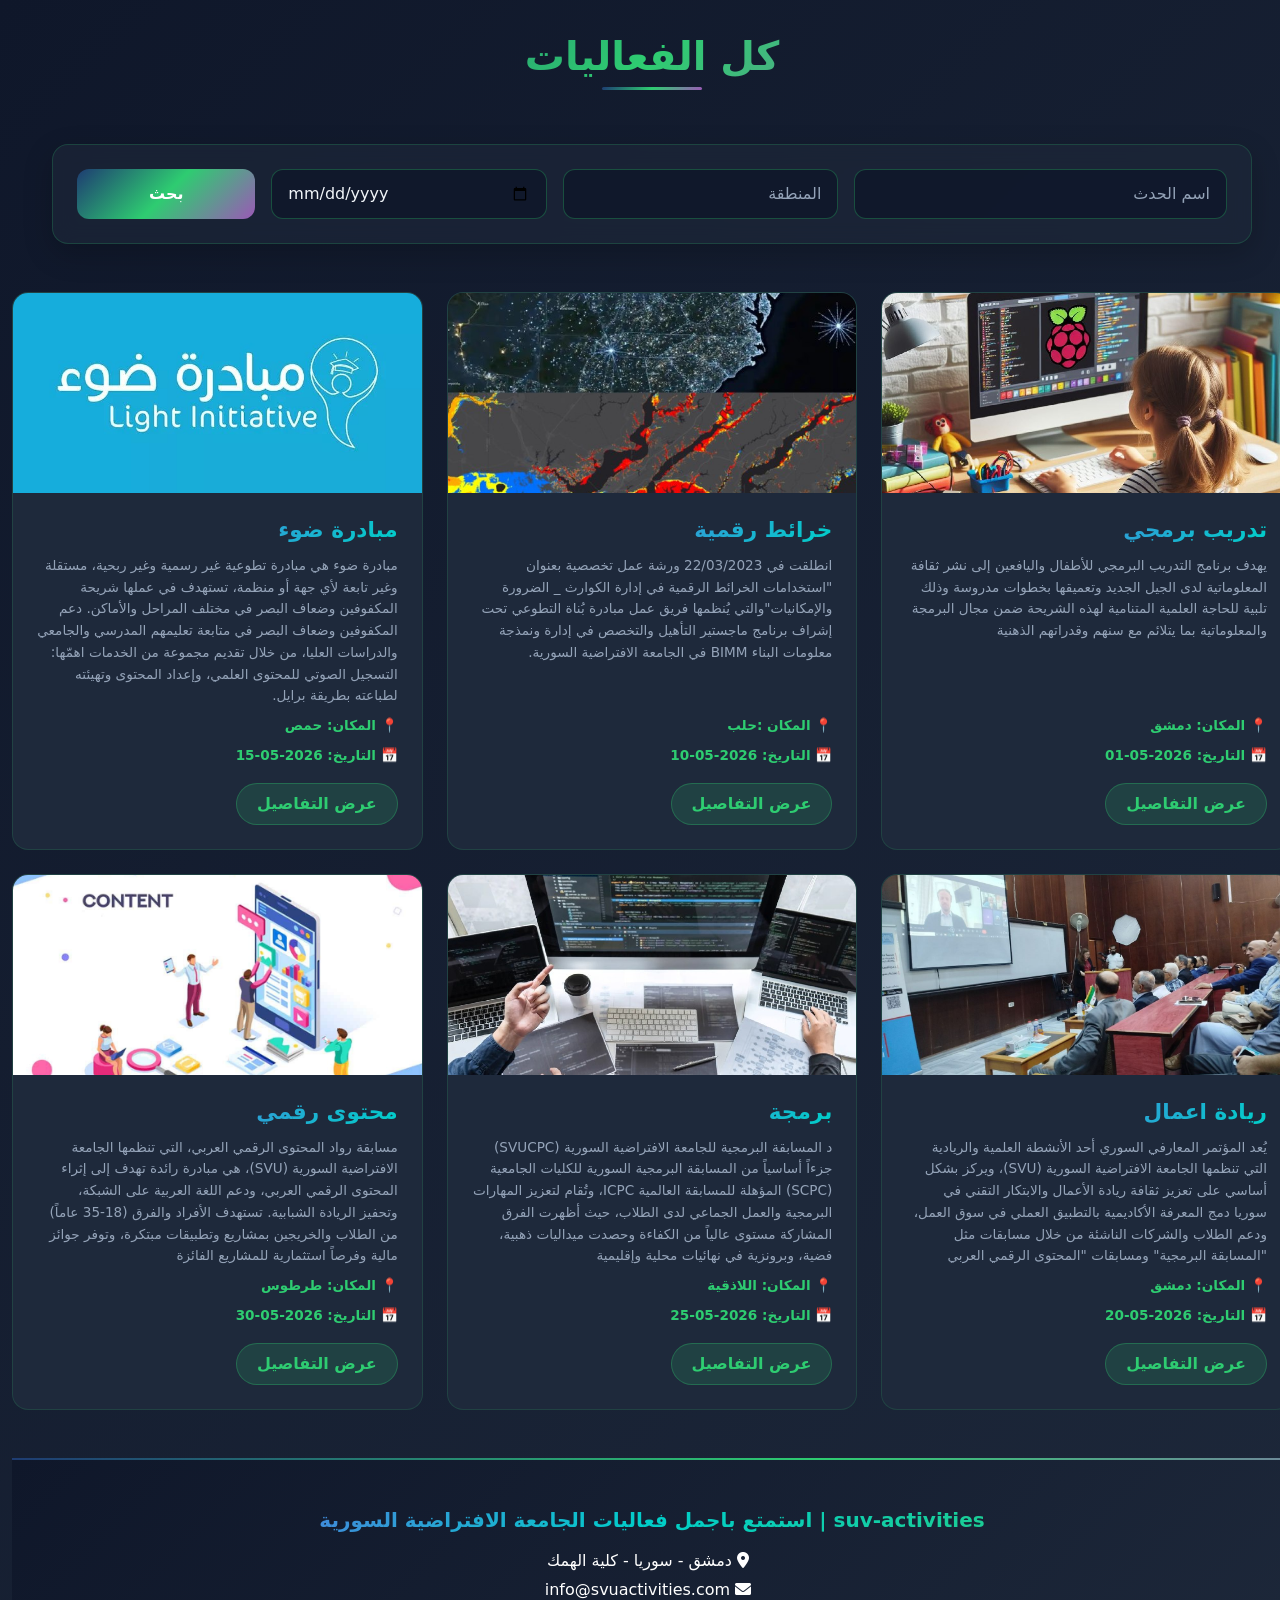
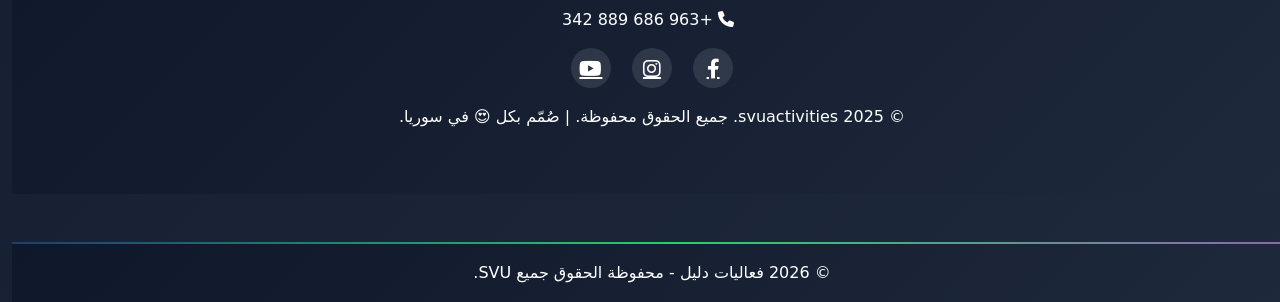
<file: events.html>
<!DOCTYPE html>
<html lang="ar" dir="rtl">
<head>
<meta charset="UTF-8">
<meta name="viewport" content="width=device-width, initial-scale=1.0">
<title>الفعاليات</title>
<link href="https://cdn.jsdelivr.net/npm/bootstrap@5.3.0/dist/css/bootstrap.min.css" rel="stylesheet">
<link rel="stylesheet" href="https://cdnjs.cloudflare.com/ajax/libs/font-awesome/6.0.0/css/all.min.css">
<link rel="stylesheet" href="assets\css\evevnts.css">

</head>

<body>
<h2 class="text-center">كل الفعاليات</h2>

<!-- Search Bar -->
<div class="search-box p-4 mb-5">
<form id="searchForm" class="row g-3">

<div class="col-md-4">
<input type="text" id="searchTitle" class="form-control" placeholder="اسم الحدث">
</div>

<div class="col-md-3">
<input type="text" id="searchLocation" class="form-control" placeholder="المنطقة">
</div>

<div class="col-md-3">
  
<input type="date" id="searchDate" class="form-control"">
</div>

<div class="col-md-2 d-grid">
<button class="btn btn-search">بحث</button>
</div>

</form>
</div>
<div class="row g-4" id="eventsContainer">


<!-- Event 1 -->
<div class="col-md-6 col-lg-4 event-item"
data-title="برنامج التدريب البرمجي للأطفال واليافعين KPT"
data-location="دمشق"
data-date="2026-05-01">
<div class="card event-card h-100">
<img src="assets\img\5999033044737657893.jpg" class="card-img-top">
<div class="card-body">
<h5 class="card-title">تدريب برمجي</h5>
<p class="card-text">
     يهدف برنامج التدريب البرمجي للأطفال واليافعين إلى نشر ثقافة المعلوماتية لدى الجيل الجديد وتعميقها بخطوات مدروسة وذلك تلبية للحاجة العلمية المتنامية لهذه الشريحة ضمن مجال البرمجة والمعلوماتية بما يتلائم مع سنهم وقدراتهم الذهنية
</p>
<p><strong>📍 المكان: دمشق</strong> </p>
<p><strong>📅 التاريخ: 2026-05-01</strong> </p>
<!-- زر التفاصيل -->
<a href="event.html"
class="btn btn-light mt-2">
عرض التفاصيل
</a>
</div>
</div>
</div>

<!-- Event 2 -->
<div class="col-md-6 col-lg-4 event-item"
data-title="ورشة الخرائط الرقمية في إدارة الكوارث"
data-location="حلب"
data-date="2026-05-10">
<div class="card event-card h-100">
<img src="assets\img\5999033044737657898.jpg" class="card-img-top">
<div class="card-body">
<h5 class="card-title">خرائط رقمية</h5>
<p class="card-text">
     انطلقت في 22/03/2023 ورشة عمل تخصصية بعنوان "استخدامات الخرائط الرقمية في إدارة الكوارث _ الضرورة والإمكانيات"والتي يُنظمها فريق عمل مبادرة بُناة التطوعي تحت إشراف برنامج ماجستير التأهيل والتخصص في إدارة ونمذجة معلومات البناء BIMM في الجامعة الافتراضية السورية.
</p>
<p><strong>📍 المكان :حلب</strong></p>
<p><strong>📅 التاريخ: 2026-05-10</strong> </p>

<!-- زر التفاصيل -->
<a href="event2.html"
class="btn btn-light mt-2">
عرض التفاصيل
</a>
</div>
</div>
</div>

<!-- Event 3 -->
<div class="col-md-6 col-lg-4 event-item"
data-title="مبادرة ضوء"
data-location="حمص"
data-date="2026-05-15">
<div class="card event-card h-100">
<img src="assets\img\5999033044737657901.jpg" class="card-img-top">
<div class="card-body">
<h5 class="card-title">مبادرة ضوء</h5>
<p class="card-text">
     مبادرة ضوء هي مبادرة تطوعية غير رسمية وغير ربحية، مستقلة وغير تابعة لأي جهة أو منظمة، تستهدف في عملها شريحة المكفوفين وضعاف البصر في مختلف المراحل والأماكن.
     دعم المكفوفين وضعاف البصر في متابعة تعليمهم المدرسي والجامعي والدراسات العليا، من خلال تقديم مجموعة من الخدمات اهمّها: التسجيل الصوتي للمحتوى العلمي، وإعداد المحتوى وتهيئته لطباعته بطريقة برايل.
</p>
<p><strong>📍 المكان:  حمص </strong></p>
<p><strong>📅 التاريخ: 2026-05-15</strong> </p>
<!-- زر التفاصيل -->
<a href="event3.html"
class="btn btn-light mt-2">
عرض التفاصيل
</a>
</div>
</div>
</div>

<!-- Event 4 -->
<div class="col-md-6 col-lg-4 event-item"
data-title="المؤتمر المعارفي السوري "
data-location="دمشق"
data-date="2026-05-20">
<div class="card event-card h-100">
<img src="assets\img\5999033044737657922.jpg" class="card-img-top">
<div class="card-body">
<h5 class="card-title">ريادة اعمال</h5>
<p class="card-text">
     يُعد المؤتمر المعارفي السوري أحد الأنشطة العلمية والريادية التي تنظمها الجامعة الافتراضية السورية (SVU)، ويركز بشكل أساسي على تعزيز ثقافة ريادة الأعمال والابتكار التقني في سوريا
     دمج المعرفة الأكاديمية بالتطبيق العملي في سوق العمل، ودعم الطلاب والشركات الناشئة من خلال مسابقات مثل "المسابقة البرمجية" 
     ومسابقات "المحتوى الرقمي العربي
</p>
<p><strong>📍 المكان:  دمشق</strong></p>
<p><strong>📅 التاريخ: 2026-05-20</strong> </p>
<!-- زر التفاصيل -->
<a href="event4.html"
class="btn btn-light mt-2">
عرض التفاصيل
</a>
</div>
</div>
</div>

<!-- Event 5 -->
<div class="col-md-6 col-lg-4 event-item"
data-title="المسابقة البرمجية للجامعات"
data-location="اللاذقية"
data-date="2026-05-25">
<div class="card event-card h-100">
<img src="assets\img\6001053461778206119.jpg" class="card-img-top">
<div class="card-body">
<h5 class="card-title">برمجة</h5>
<p class="card-text">
     د المسابقة البرمجية للجامعة الافتراضية السورية (SVUCPC) جزءاً أساسياً من المسابقة البرمجية السورية للكليات الجامعية (SCPC) المؤهلة للمسابقة العالمية ICPC، وتُقام لتعزيز المهارات البرمجية والعمل الجماعي لدى الطلاب، حيث أظهرت الفرق المشاركة مستوى عالياً من الكفاءة وحصدت ميداليات ذهبية، فضية، وبرونزية في نهائيات محلية وإقليمية
</p>
<p><strong>📍 المكان:  اللاذقية</strong></p>
<p><strong>📅 التاريخ:  2026-05-25</strong></p>
<!-- زر التفاصيل -->
<a href="event5.html"
class="btn btn-light mt-2">
عرض التفاصيل
</a>
</div>
</div>
</div>

<!-- Event 6 -->
<div class="col-md-6 col-lg-4 event-item"
data-title="مسابقة المحتوى الرقمي العربي"
data-location="طرطوس"
data-date="2026-05-30">
<div class="card event-card h-100">
<img src="assets\img\6001053461778206123.jpg" class="card-img-top">
<div class="card-body">
<h5 class="card-title">محتوى رقمي</h5>
<p class="card-text">
مسابقة رواد المحتوى الرقمي العربي، التي تنظمها الجامعة الافتراضية السورية (SVU)، هي مبادرة رائدة تهدف إلى إثراء المحتوى الرقمي العربي، ودعم اللغة العربية على الشبكة، وتحفيز الريادة الشبابية. تستهدف الأفراد والفرق (18-35 عاماً) من الطلاب والخريجين بمشاريع وتطبيقات مبتكرة، وتوفر جوائز مالية وفرصاً استثمارية للمشاريع الفائزة

</p>
<p><strong>📍 المكان:  طرطوس</strong></p>
<p><strong>📅 التاريخ: 2026-05-30</strong> </p>
<!-- زر التفاصيل -->
<a href="event6.html"
class="btn btn-light mt-2">
عرض التفاصيل
</a>
</div>
</div>
</div>

</div>
<!-- Footer -->
<footer class="text-center text-white py-5 mt-5" style="background: linear-gradient(135deg, #3fd5a3, #1e7f8c, #1f99f0);">
        <div class="container">
            <h5 class="fw-bold mb-3" data-en="svuactivities– Discover what's happening around you"
                data-ar="suv-activities | استمتع باجمل فعاليات الجامعة الافتراضية السورية">
               suv-activities | استمتع باجمل فعاليات الجامعة الافتراضية السورية
            </h5>

            <p class="mb-1">
                <i class="fa-solid fa-location-dot me-2"></i>
                <span data-en="damascus, Syria – hamack"
                    data-ar="دمشق - سوريا - كلية الهمك ">
                  دمشق - سوريا - كلية الهمك
                </span>
            </p>
            <p class="mb-1">
                <i class="fa-solid fa-envelope me-2"></i>
                info@svuactivities.com
            </p>
            <p class="mb-3">
                <i class="fa-solid fa-phone me-2"></i>
                +963 686 889 342
            </p>

            <div class="social-links mb-3">
                <a href="#" class="mx-2 text-white"><i class="fab fa-facebook-f fa-lg"></i></a>
                <a href="#" class="mx-2 text-white"><i class="fab fa-instagram fa-lg"></i></a>
                <!-- <a href="#" class="mx-2 text-white"><i class="fab fa-x-twitter fa-lg"></i></a> -->
                <a href="#" class="mx-2 text-white"><i class="fab fa-youtube fa-lg"></i></a>
            </div>

            <p class="small-credits mb-n2" data-en="© 2026 svuactivities. All rights reserved. | Designed with ❤️ in Syria."
                data-ar="© 2026 svu-acitvities. جميع الحقوق محفوظة. | صُمّم بكل 😍 في سوريا.">
                © 2025 svuactivities. جميع الحقوق محفوظة. | صُمّم بكل 😍 في سوريا.
            </p>
        </div>
    </footer>

<!-- Footer -->
 <footer class="bg-dark text-white text-center py-3 mt-5">
 <div class="container">
 <p class="mb-0">© 2026 فعاليات دليل - محفوظة الحقوق جميع SVU.</p>
 </div>
 </footer>

<script src="assets\js\events.js"></script>
<script src="assets\js\main.js"></script>

</body>
</html>
</file>
